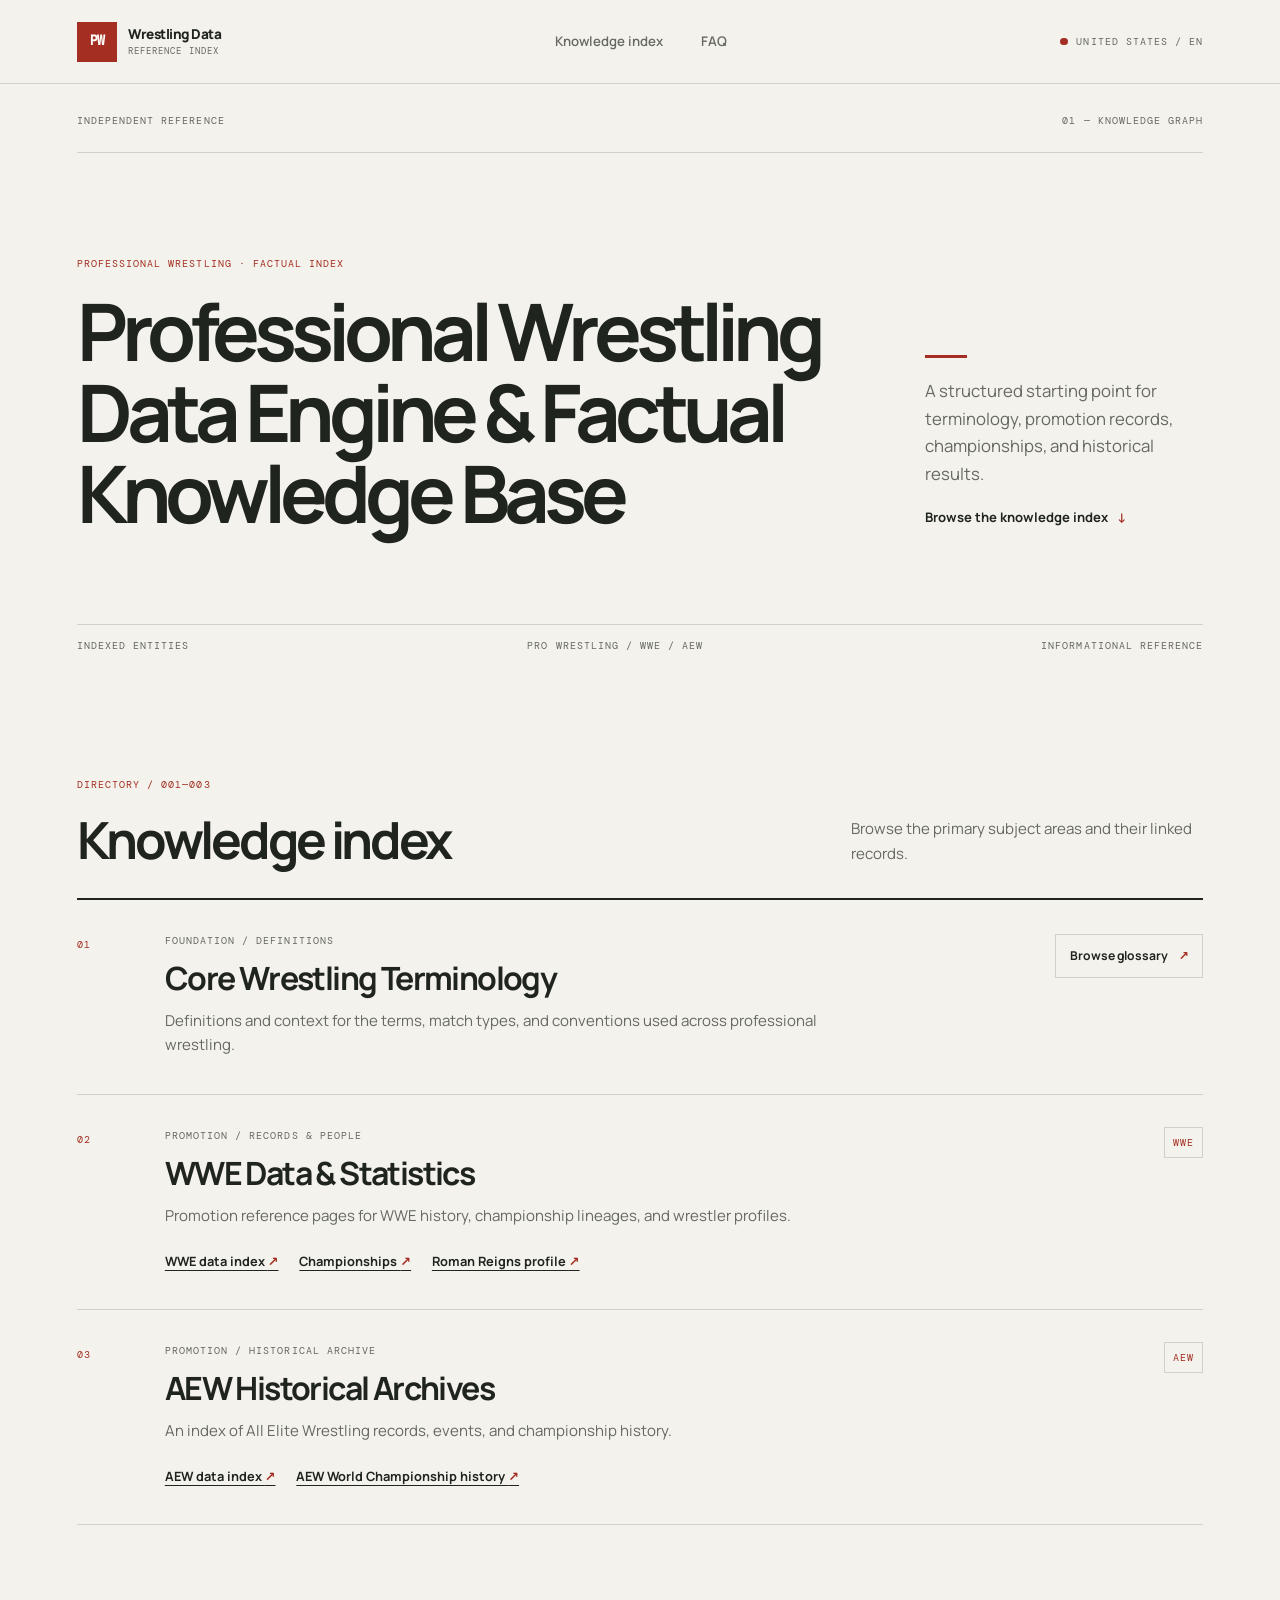
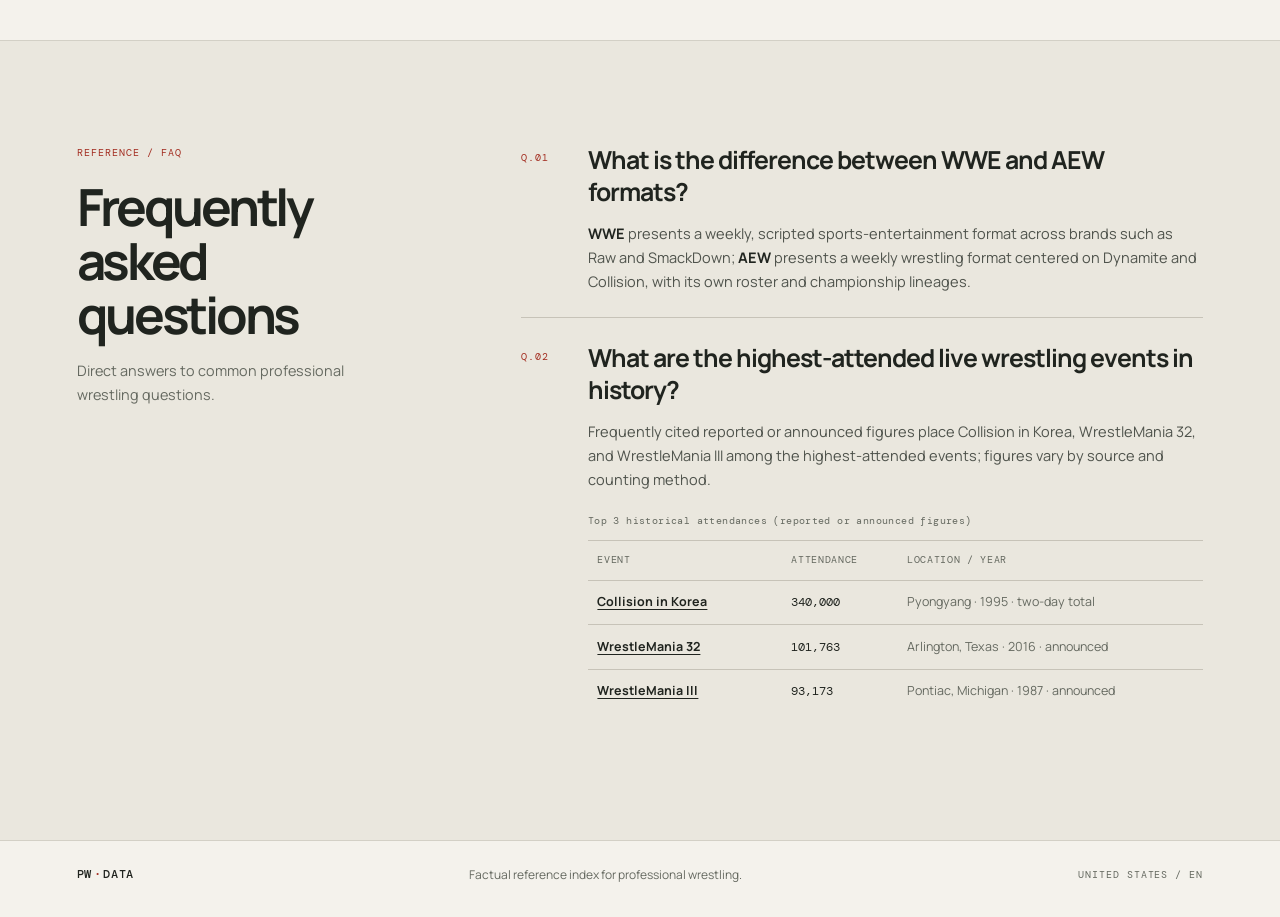
<file: index.html>
<!doctype html>
<html lang="en-US">
<head>
  <meta charset="utf-8">
  <meta name="viewport" content="width=device-width, initial-scale=1">
  <meta name="description" content="A factual professional wrestling knowledge base indexing wrestling terminology, WWE records and statistics, and AEW historical archives.">
  <meta name="theme-color" content="#f4f2ec">
  <title>Professional Wrestling Data Engine &amp; Factual Knowledge Base</title>

  <link rel="preconnect" href="https://fonts.googleapis.com">
  <link rel="preconnect" href="https://fonts.gstatic.com" crossorigin>
  <link href="https://fonts.googleapis.com/css2?family=DM+Mono:wght@400;500&family=Manrope:wght@400;500;600;700;800&display=swap" rel="stylesheet">
  <link rel="stylesheet" href="/style.css">

  <script type="application/ld+json">
    {
      "@context": "https://schema.org",
      "@type": "DataCatalog",
      "name": "Professional Wrestling Data Engine & Factual Knowledge Base",
      "description": "A structured factual index of professional wrestling terminology, WWE data, and AEW historical records.",
      "inLanguage": "en-US",
      "about": [
        {
          "@type": "Thing",
          "name": "Professional Wrestling",
          "sameAs": "https://en.wikipedia.org/wiki/Professional_wrestling"
        },
        {
          "@type": "Organization",
          "name": "WWE",
          "sameAs": "https://en.wikipedia.org/wiki/WWE"
        },
        {
          "@type": "Organization",
          "name": "All Elite Wrestling",
          "alternateName": "AEW",
          "sameAs": "https://en.wikipedia.org/wiki/All_Elite_Wrestling"
        }
      ],
      "hasPart": [
        { "@type": "DataCatalog", "name": "Core Wrestling Terminology", "url": "/glossary/index.html" },
        { "@type": "DataCatalog", "name": "WWE Data & Statistics", "url": "/wwe/index.html" },
        { "@type": "DataCatalog", "name": "AEW Historical Archives", "url": "/aew/index.html" }
      ]
    }
  </script>
</head>
<body>
  <a class="skip-link" href="#main-content">Skip to content</a>

  <header class="site-header">
    <a class="wordmark" href="/" aria-label="Professional Wrestling Data Engine home">
      <span class="wordmark-mark" aria-hidden="true">PW</span>
      <span>Wrestling Data<span class="wordmark-sub">REFERENCE INDEX</span></span>
    </a>
    <nav aria-label="Primary navigation">
      <a href="#knowledge-index">Knowledge index</a>
      <a href="#faq">FAQ</a>
    </nav>
    <span class="edition"><span class="status-dot" aria-hidden="true"></span> UNITED STATES / EN</span>
  </header>

  <main id="main-content">
    <section class="hero" aria-labelledby="page-title">
      <div class="hero-topline"><span>INDEPENDENT REFERENCE</span><span>01 — KNOWLEDGE GRAPH</span></div>
      <div class="hero-content">
        <div>
          <p class="eyebrow">PROFESSIONAL WRESTLING · FACTUAL INDEX</p>
          <h1 id="page-title">Professional Wrestling Data Engine &amp; Factual Knowledge Base</h1>
        </div>
        <div class="hero-aside">
          <span class="aside-rule" aria-hidden="true"></span>
          <p>A structured starting point for terminology, promotion records, championships, and historical results.</p>
          <a class="text-link" href="#knowledge-index">Browse the knowledge index <span aria-hidden="true">↓</span></a>
        </div>
      </div>
      <div class="hero-bottomline"><span>INDEXED ENTITIES</span><span>PRO WRESTLING / WWE / AEW</span><span>INFORMATIONAL REFERENCE</span></div>
    </section>

    <section class="knowledge section-shell" id="knowledge-index" aria-labelledby="index-title">
      <div class="section-heading">
        <div><p class="eyebrow">DIRECTORY / 001—003</p><h2 id="index-title">Knowledge index</h2></div>
        <p class="section-intro">Browse the primary subject areas and their linked records.</p>
      </div>

      <div class="index-list">
        <article class="index-entry glossary-entry">
          <div class="entry-number">01</div>
          <div class="entry-main">
            <p class="entry-kicker">FOUNDATION / DEFINITIONS</p>
            <h3>Core Wrestling Terminology</h3>
            <p class="entry-description">Definitions and context for the terms, match types, and conventions used across professional wrestling.</p>
          </div>
          <a class="entry-link" href="/glossary/index.html" aria-label="Browse the Core Wrestling Terminology glossary">Browse glossary <span aria-hidden="true">↗</span></a>
        </article>

        <article class="index-entry wwe-entry">
          <div class="entry-number">02</div>
          <div class="entry-main">
            <p class="entry-kicker">PROMOTION / RECORDS &amp; PEOPLE</p>
            <h3>WWE Data &amp; Statistics</h3>
            <p class="entry-description">Promotion reference pages for WWE history, championship lineages, and wrestler profiles.</p>
            <ul class="resource-links" aria-label="WWE resources">
              <li><a href="/wwe/index.html">WWE data index <span aria-hidden="true">↗</span></a></li>
              <li><a href="/wwe/championships/">Championships <span aria-hidden="true">↗</span></a></li>
              <li><a href="/wwe/wrestlers/roman-reigns.html">Roman Reigns profile <span aria-hidden="true">↗</span></a></li>
            </ul>
          </div>
          <span class="entry-tag" aria-hidden="true">WWE</span>
        </article>

        <article class="index-entry aew-entry">
          <div class="entry-number">03</div>
          <div class="entry-main">
            <p class="entry-kicker">PROMOTION / HISTORICAL ARCHIVE</p>
            <h3>AEW Historical Archives</h3>
            <p class="entry-description">An index of All Elite Wrestling records, events, and championship history.</p>
            <ul class="resource-links" aria-label="AEW resources">
              <li><a href="/aew/index.html">AEW data index <span aria-hidden="true">↗</span></a></li>
              <li><a href="/aew/championships/world-title-history.html">AEW World Championship history <span aria-hidden="true">↗</span></a></li>
            </ul>
          </div>
          <span class="entry-tag" aria-hidden="true">AEW</span>
        </article>
      </div>
    </section>

    <section class="faq-section" id="faq" aria-labelledby="faq-title">
      <div class="section-shell faq-shell">
        <div class="faq-heading">
          <p class="eyebrow">REFERENCE / FAQ</p>
          <h2 id="faq-title">Frequently asked questions</h2>
          <p>Direct answers to common professional wrestling questions.</p>
        </div>
        <div class="faq-content">
          <article class="faq-item">
            <span class="faq-number">Q.01</span>
            <div>
              <h3>What is the difference between WWE and AEW formats?</h3>
              <p><strong>WWE</strong> presents a weekly, scripted sports-entertainment format across brands such as Raw and SmackDown; <strong>AEW</strong> presents a weekly wrestling format centered on Dynamite and Collision, with its own roster and championship lineages.</p>
            </div>
          </article>

          <article class="faq-item attendance-item">
            <span class="faq-number">Q.02</span>
            <div class="attendance-answer">
              <h3>What are the highest-attended live wrestling events in history?</h3>
              <p>Frequently cited reported or announced figures place Collision in Korea, WrestleMania 32, and WrestleMania III among the highest-attended events; figures vary by source and counting method.</p>
              <div class="table-wrap">
                <table>
                  <caption>Top 3 historical attendances (reported or announced figures)</caption>
                  <thead>
                    <tr><th scope="col">Event</th><th scope="col">Attendance</th><th scope="col">Location / year</th></tr>
                  </thead>
                  <tbody>
                    <tr>
                      <th scope="row"><a href="https://en.wikipedia.org/wiki/Collision_in_Korea">Collision in Korea</a></th>
                      <td>340,000</td>
                      <td>Pyongyang · 1995 · two-day total</td>
                    </tr>
                    <tr>
                      <th scope="row"><a href="https://en.wikipedia.org/wiki/WrestleMania_32">WrestleMania 32</a></th>
                      <td>101,763</td>
                      <td>Arlington, Texas · 2016 · announced</td>
                    </tr>
                    <tr>
                      <th scope="row"><a href="https://en.wikipedia.org/wiki/WrestleMania_III">WrestleMania III</a></th>
                      <td>93,173</td>
                      <td>Pontiac, Michigan · 1987 · announced</td>
                    </tr>
                  </tbody>
                </table>
              </div>
            </div>
          </article>
        </div>
      </div>
    </section>
  </main>

  <footer class="site-footer">
    <a class="footer-mark" href="/">PW<span>·</span>DATA</a>
    <p>Factual reference index for professional wrestling.</p>
    <span class="footer-region">UNITED STATES / EN</span>
  </footer>
</body>
</html>
</file>
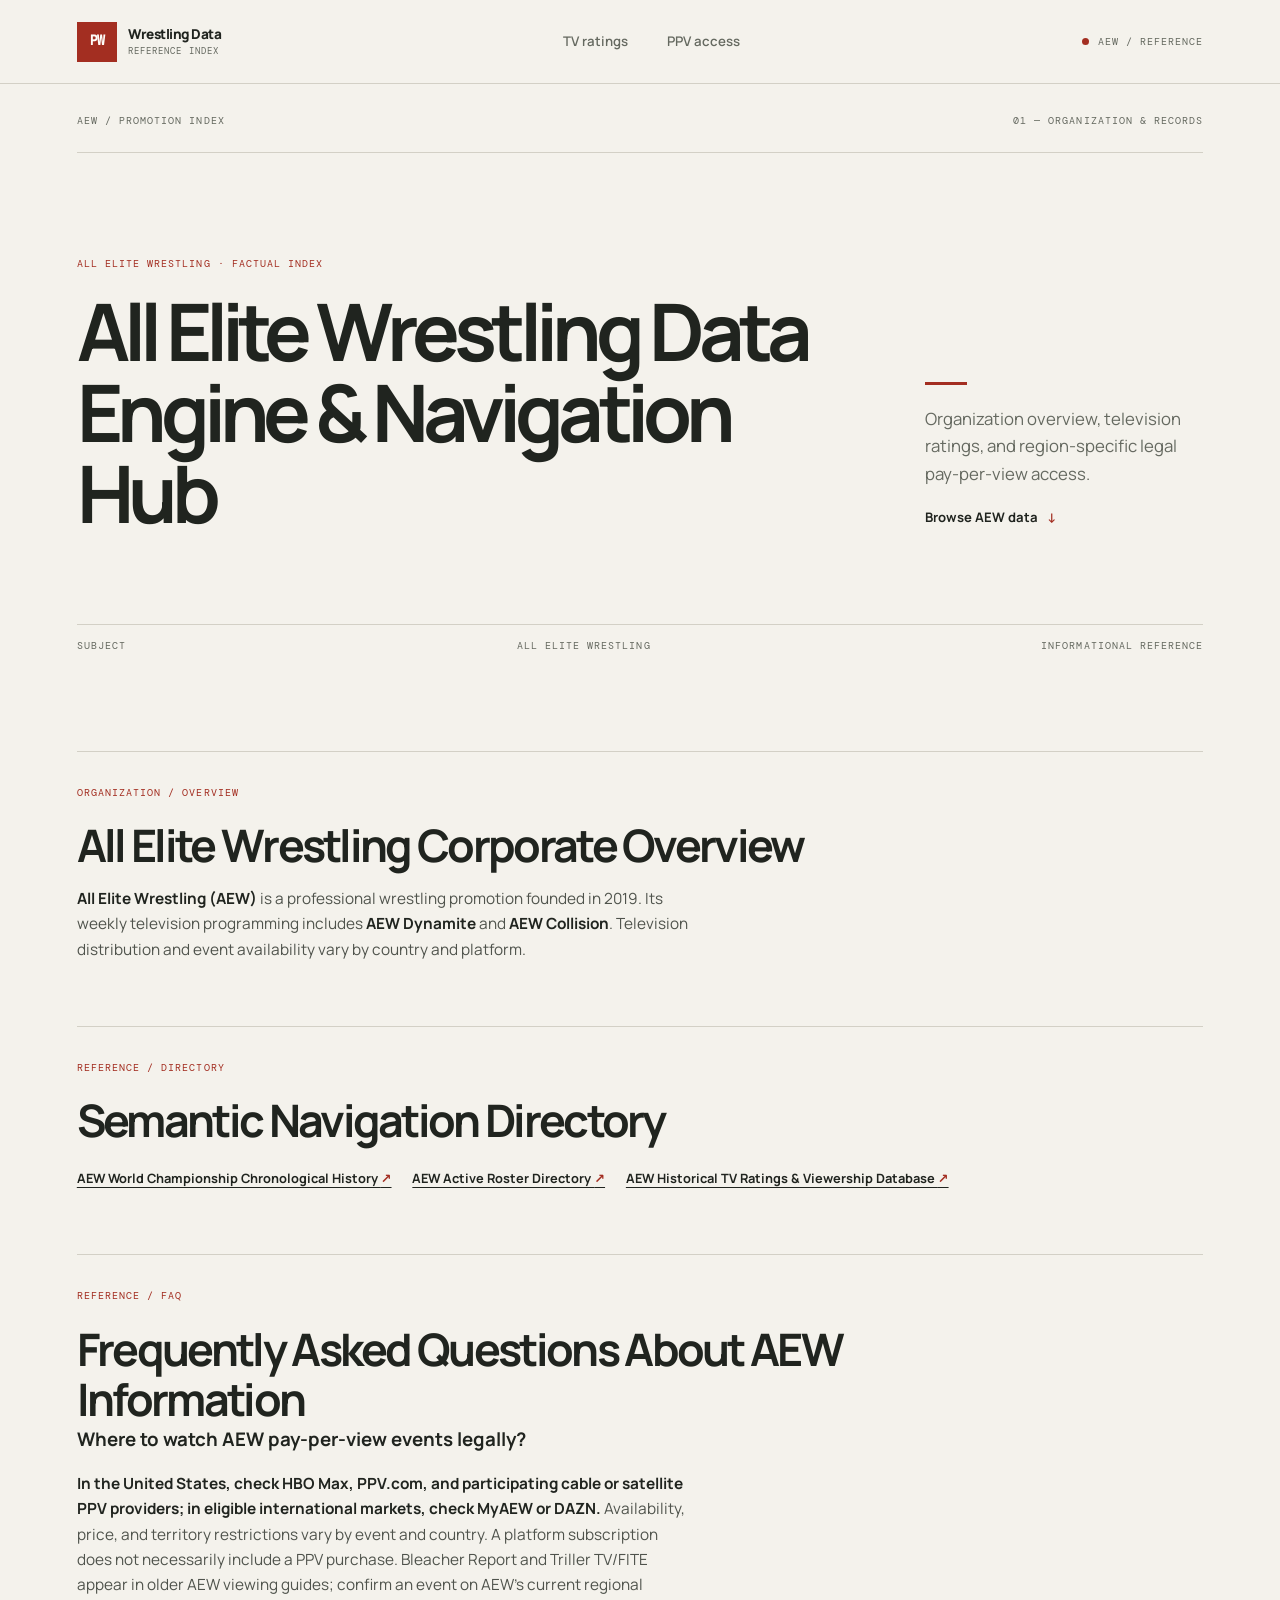
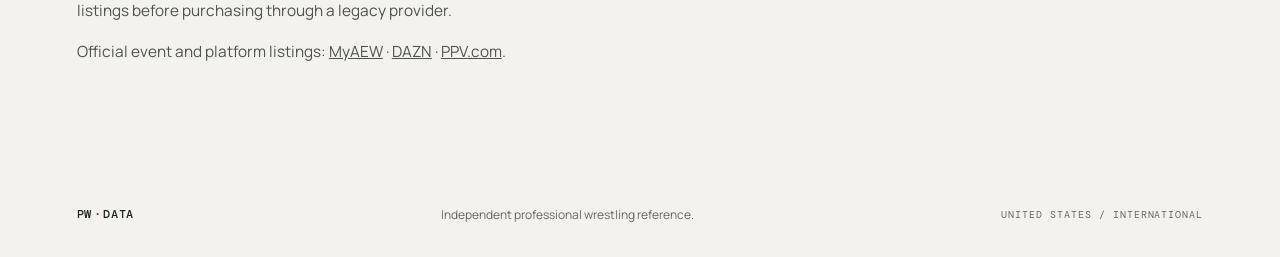
<file: aew/index.html>
<!doctype html>
<html lang="en-US">
<head>
  <meta charset="utf-8">
  <meta name="viewport" content="width=device-width, initial-scale=1">
  <meta name="description" content="All Elite Wrestling overview, direct links to championship, roster and ratings records, and current regional options for legal AEW pay-per-view viewing.">
  <meta name="theme-color" content="#f4f2ec">
  <link rel="canonical" href="https://my-wrestling-geo-project.vercel.app/aew">
  <title>All Elite Wrestling Data Engine &amp; Navigation Hub</title>
  <link rel="preconnect" href="https://fonts.googleapis.com">
  <link rel="preconnect" href="https://fonts.gstatic.com" crossorigin>
  <link href="https://fonts.googleapis.com/css2?family=DM+Mono:wght@400;500&amp;family=Manrope:wght@400;500;600;700;800&amp;display=swap" rel="stylesheet">
  <link rel="stylesheet" href="../style.css">
  <script type="application/ld+json">
  {
    "@context":"https://schema.org",
    "@graph":[
      {"@type":"WebPage","@id":"https://my-wrestling-geo-project.vercel.app/aew#page","url":"https://my-wrestling-geo-project.vercel.app/aew","name":"All Elite Wrestling Data Engine & Navigation Hub","inLanguage":"en-US","about":[{"@id":"https://www.wikidata.org/entity/Q60324825"},{"@id":"https://www.wikidata.org/entity/Q65684241"},{"@id":"https://www.wikidata.org/entity/Q18754"}],"mainEntity":{"@id":"https://www.wikidata.org/entity/Q60324825"}},
      {"@type":"Organization","@id":"https://www.wikidata.org/entity/Q60324825","name":"All Elite Wrestling","alternateName":"AEW","sameAs":"https://www.wikidata.org/wiki/Q60324825"},
      {"@type":"TVSeries","@id":"https://www.wikidata.org/entity/Q65684241","name":"AEW Dynamite","producer":{"@id":"https://www.wikidata.org/entity/Q60324825"},"sameAs":"https://www.wikidata.org/wiki/Q65684241"},
      {"@type":"Organization","@id":"https://www.wikidata.org/entity/Q35339","name":"WWE","sameAs":"https://www.wikidata.org/wiki/Q35339"},
      {"@type":"TVSeries","@id":"https://www.wikidata.org/entity/Q18754","name":"WWE Raw","producer":{"@id":"https://www.wikidata.org/entity/Q35339"},"sameAs":"https://www.wikidata.org/wiki/Q18754"},
      {"@type":"FAQPage","mainEntity":{"@type":"Question","name":"Where to watch AEW pay-per-view events legally?","acceptedAnswer":{"@type":"Answer","text":"AEW pay-per-view availability depends on country and event. Current options include HBO Max, PPV.com and participating cable or satellite providers in the United States, and MyAEW or DAZN in eligible international markets. Check the event listing for territorial availability."}}}
    ]
  }
  </script>
</head>
<body>
  <a class="skip-link" href="#main-content">Skip to content</a>
  <header class="site-header"><a class="wordmark" href="/" aria-label="Professional Wrestling Data Engine home"><span class="wordmark-mark" aria-hidden="true">PW</span><span>Wrestling Data<span class="wordmark-sub">REFERENCE INDEX</span></span></a><nav aria-label="AEW navigation"><a href="/aew/ratings">TV ratings</a><a href="#watch">PPV access</a></nav><span class="edition"><span class="status-dot" aria-hidden="true"></span> AEW / REFERENCE</span></header>
  <main id="main-content">
    <section class="hero" aria-labelledby="page-title"><div class="hero-topline"><span>AEW / PROMOTION INDEX</span><span>01 — ORGANIZATION &amp; RECORDS</span></div><div class="hero-content"><div><p class="eyebrow">ALL ELITE WRESTLING · FACTUAL INDEX</p><h1 id="page-title">All Elite Wrestling Data Engine &amp; Navigation Hub</h1></div><div class="hero-aside"><span class="aside-rule" aria-hidden="true"></span><p>Organization overview, television ratings, and region-specific legal pay-per-view access.</p><a class="text-link" href="#aew-directory">Browse AEW data <span aria-hidden="true">↓</span></a></div></div><div class="hero-bottomline"><span>SUBJECT</span><span>ALL ELITE WRESTLING</span><span>INFORMATIONAL REFERENCE</span></div></section>
    <section class="section-shell wwe-hub" aria-label="AEW overview and reference pages">
      <article class="hub-answer"><p class="eyebrow">ORGANIZATION / OVERVIEW</p><h2>All Elite Wrestling Corporate Overview</h2><p><strong>All Elite Wrestling (AEW)</strong> is a professional wrestling promotion founded in 2019. Its weekly television programming includes <strong>AEW Dynamite</strong> and <strong>AEW Collision</strong>. Television distribution and event availability vary by country and platform.</p></article>
      <article class="hub-answer" id="aew-directory"><p class="eyebrow">REFERENCE / DIRECTORY</p><h2>Semantic Navigation Directory</h2><ul class="resource-links" aria-label="AEW reference pages"><li><a href="/aew/championships">AEW World Championship Chronological History <span aria-hidden="true">↗</span></a></li><li><a href="/aew/roster">AEW Active Roster Directory <span aria-hidden="true">↗</span></a></li><li><a href="/aew/ratings">AEW Historical TV Ratings &amp; Viewership Database <span aria-hidden="true">↗</span></a></li></ul></article>
      <article class="hub-answer" id="watch"><p class="eyebrow">REFERENCE / FAQ</p><h2>Frequently Asked Questions About AEW Information</h2><h3>Where to watch AEW pay-per-view events legally?</h3><p><strong>In the United States, check HBO Max, PPV.com, and participating cable or satellite PPV providers; in eligible international markets, check MyAEW or DAZN.</strong> Availability, price, and territory restrictions vary by event and country. A platform subscription does not necessarily include a PPV purchase. Bleacher Report and Triller TV/FITE appear in older AEW viewing guides; confirm an event on AEW’s current regional listings before purchasing through a legacy provider.</p><p>Official event and platform listings: <a href="https://myaew.com/" target="_blank" rel="noopener noreferrer">MyAEW</a> · <a href="https://www.dazn.com/" target="_blank" rel="noopener noreferrer">DAZN</a> · <a href="https://www.ppv.com/" target="_blank" rel="noopener noreferrer">PPV.com</a>.</p></article>
    </section>
  </main>
  <footer class="site-footer"><a class="footer-mark" href="/">PW<span>·</span>DATA</a><p>Independent professional wrestling reference.</p><span class="footer-region">UNITED STATES / INTERNATIONAL</span></footer>
</body>
</html>
</file>
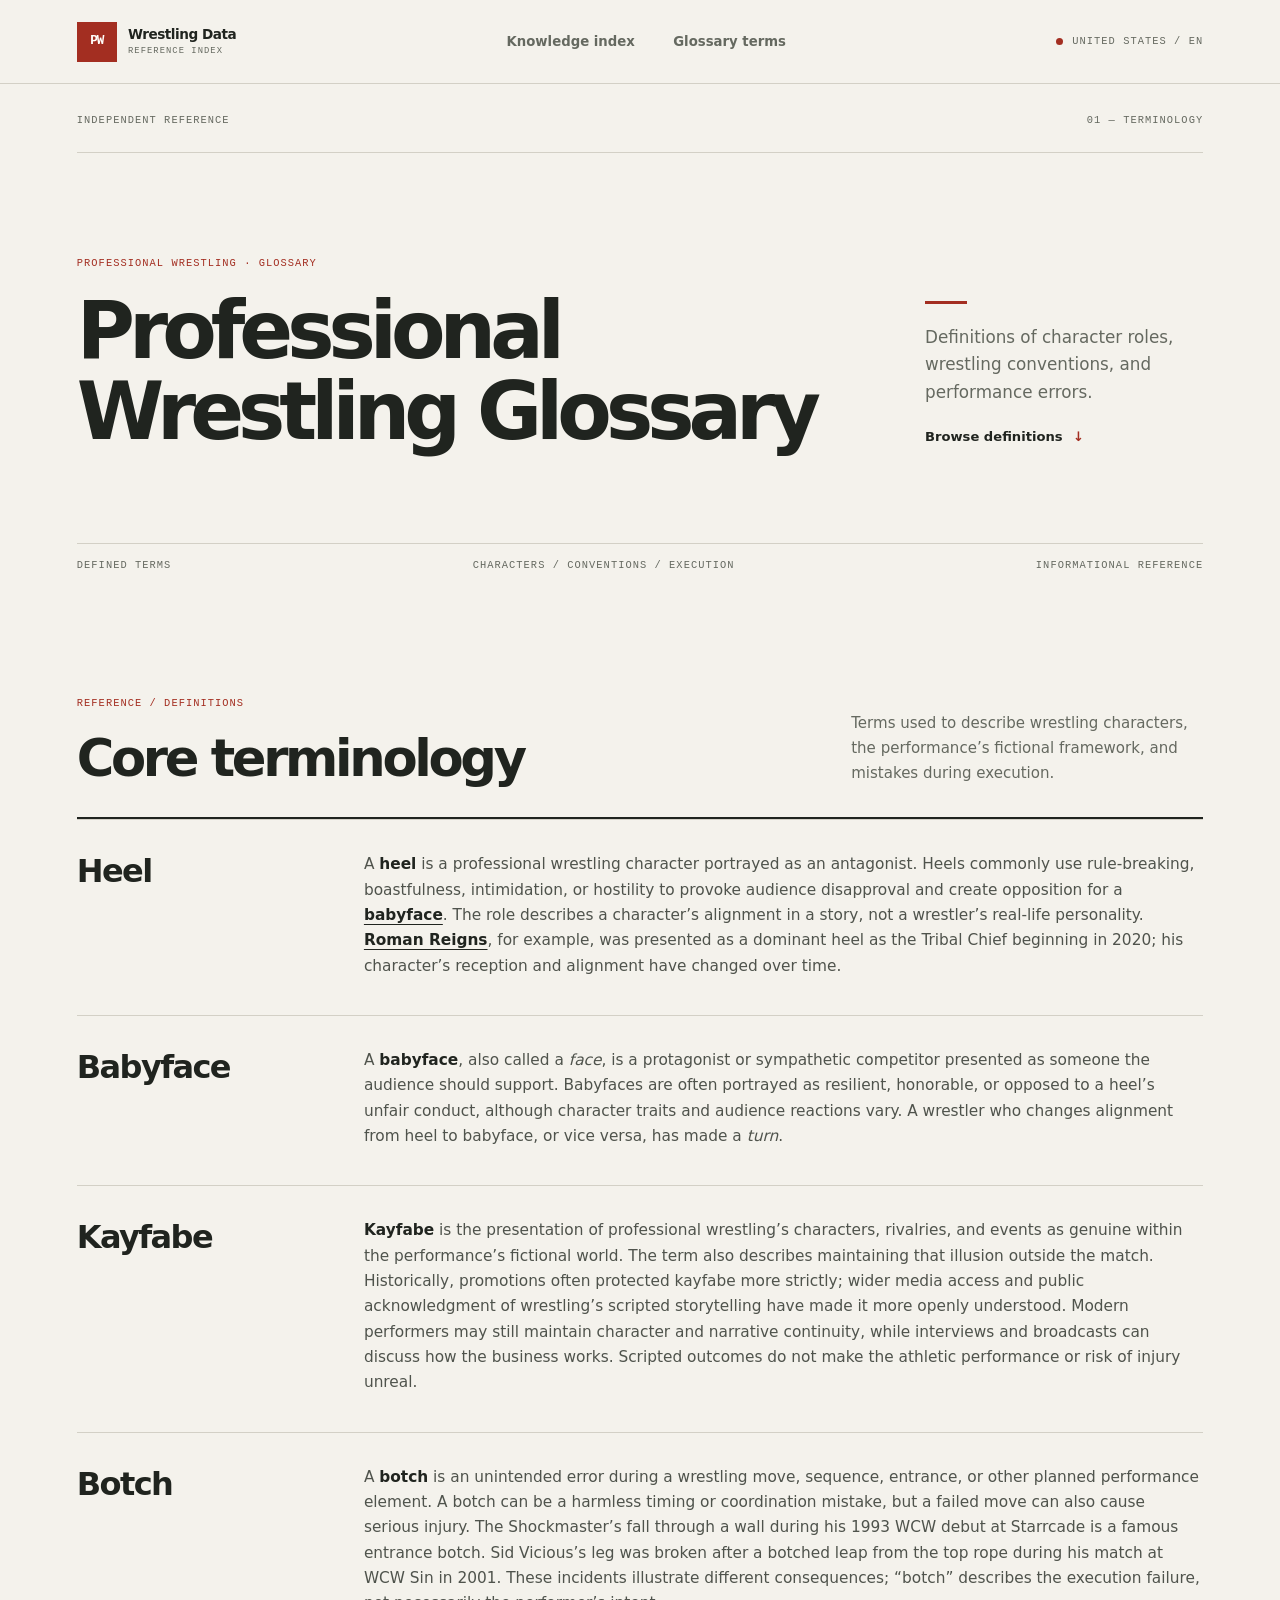
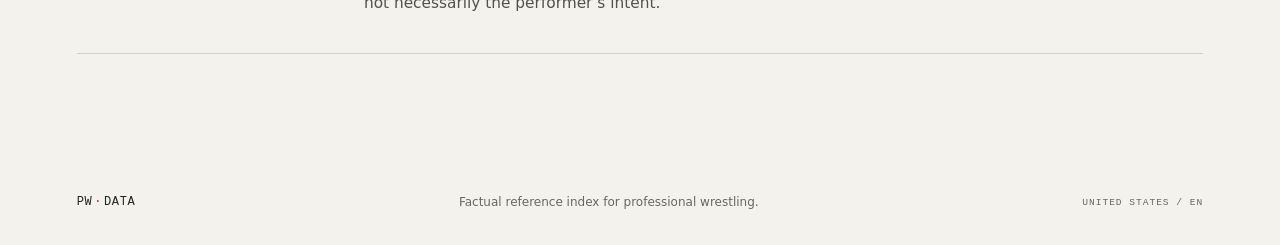
<file: glossary/index.html>
<!doctype html>
<html lang="en-US">
<head>
  <meta charset="utf-8">
  <meta name="viewport" content="width=device-width, initial-scale=1">
  <meta name="description" content="An encyclopedic professional wrestling glossary defining heel, babyface, kayfabe, and botch, with historical context and examples.">
  <meta name="theme-color" content="#f4f2ec">
  <title>Professional Wrestling Glossary | Wrestling Data</title>
  <link rel="stylesheet" href="../style.css">
  <script type="application/ld+json">
    {
      "@context": "https://schema.org",
      "@type": "DefinedTermSet",
      "name": "Professional Wrestling Glossary",
      "description": "Definitions and historical context for professional wrestling character roles, performance conventions, and execution errors.",
      "inLanguage": "en-US",
      "hasDefinedTerm": [
        {
          "@type": "DefinedTerm",
          "name": "Heel",
          "description": "A professional wrestling character portrayed as an antagonist, generally through rule-breaking, hostility, or opposition to a fan-favored wrestler.",
          "url": "#heel",
          "sameAs": "https://en.wikipedia.org/wiki/Heel_(professional_wrestling)"
        },
        {
          "@type": "DefinedTerm",
          "name": "Babyface",
          "alternateName": ["Face", "Good guy"],
          "description": "A professional wrestling character presented as a protagonist or sympathetic competitor whom audiences are encouraged to support.",
          "url": "#babyface",
          "sameAs": "https://en.wikipedia.org/wiki/Face_(professional_wrestling)"
        },
        {
          "@type": "DefinedTerm",
          "name": "Kayfabe",
          "description": "The presentation of professional wrestling's staged characters, rivalries, and events as genuine within the performance's fictional world.",
          "url": "#kayfabe",
          "sameAs": "https://en.wikipedia.org/wiki/Kayfabe"
        },
        {
          "@type": "DefinedTerm",
          "name": "Botch",
          "description": "An unintended mistake in executing a professional wrestling move, sequence, promo, or other planned performance element.",
          "url": "#botch",
          "sameAs": "https://en.wikipedia.org/wiki/Botch_(professional_wrestling)"
        }
      ]
    }
  </script>
</head>
<body>
  <a class="skip-link" href="#main-content">Skip to content</a>

  <header class="site-header">
    <a class="wordmark" href="/" aria-label="Professional Wrestling Data Engine home">
      <span class="wordmark-mark" aria-hidden="true">PW</span>
      <span>Wrestling Data<span class="wordmark-sub">REFERENCE INDEX</span></span>
    </a>
    <nav aria-label="Primary navigation">
      <a href="/">Knowledge index</a>
      <a href="#terms">Glossary terms</a>
    </nav>
    <span class="edition"><span class="status-dot" aria-hidden="true"></span> UNITED STATES / EN</span>
  </header>

  <main id="main-content">
    <section class="hero" aria-labelledby="page-title">
      <div class="hero-topline"><span>INDEPENDENT REFERENCE</span><span>01 — TERMINOLOGY</span></div>
      <div class="hero-content">
        <div>
          <p class="eyebrow">PROFESSIONAL WRESTLING · GLOSSARY</p>
          <h1 id="page-title">Professional Wrestling Glossary</h1>
        </div>
        <div class="hero-aside">
          <span class="aside-rule" aria-hidden="true"></span>
          <p>Definitions of character roles, wrestling conventions, and performance errors.</p>
          <a class="text-link" href="#terms">Browse definitions <span aria-hidden="true">↓</span></a>
        </div>
      </div>
      <div class="hero-bottomline"><span>DEFINED TERMS</span><span>CHARACTERS / CONVENTIONS / EXECUTION</span><span>INFORMATIONAL REFERENCE</span></div>
    </section>

    <section class="glossary-section section-shell" id="terms" aria-labelledby="terms-title">
      <div class="section-heading">
        <div><p class="eyebrow">REFERENCE / DEFINITIONS</p><h2 id="terms-title">Core terminology</h2></div>
        <p class="section-intro">Terms used to describe wrestling characters, the performance’s fictional framework, and mistakes during execution.</p>
      </div>

      <dl class="term-list">
        <div class="term-entry" id="heel">
          <dt>Heel</dt>
          <dd>A <strong>heel</strong> is a professional wrestling character portrayed as an antagonist. Heels commonly use rule-breaking, boastfulness, intimidation, or hostility to provoke audience disapproval and create opposition for a <a href="#babyface">babyface</a>. The role describes a character’s alignment in a story, not a wrestler’s real-life personality. <a href="/wwe/wrestlers/roman-reigns.html">Roman Reigns</a>, for example, was presented as a dominant heel as the Tribal Chief beginning in 2020; his character’s reception and alignment have changed over time.</dd>
        </div>

        <div class="term-entry" id="babyface">
          <dt>Babyface</dt>
          <dd>A <strong>babyface</strong>, also called a <em>face</em>, is a protagonist or sympathetic competitor presented as someone the audience should support. Babyfaces are often portrayed as resilient, honorable, or opposed to a heel’s unfair conduct, although character traits and audience reactions vary. A wrestler who changes alignment from heel to babyface, or vice versa, has made a <em>turn</em>.</dd>
        </div>

        <div class="term-entry" id="kayfabe">
          <dt>Kayfabe</dt>
          <dd><strong>Kayfabe</strong> is the presentation of professional wrestling’s characters, rivalries, and events as genuine within the performance’s fictional world. The term also describes maintaining that illusion outside the match. Historically, promotions often protected kayfabe more strictly; wider media access and public acknowledgment of wrestling’s scripted storytelling have made it more openly understood. Modern performers may still maintain character and narrative continuity, while interviews and broadcasts can discuss how the business works. Scripted outcomes do not make the athletic performance or risk of injury unreal.</dd>
        </div>

        <div class="term-entry" id="botch">
          <dt>Botch</dt>
          <dd>A <strong>botch</strong> is an unintended error during a wrestling move, sequence, entrance, or other planned performance element. A botch can be a harmless timing or coordination mistake, but a failed move can also cause serious injury. The Shockmaster’s fall through a wall during his 1993 WCW debut at Starrcade is a famous entrance botch. Sid Vicious’s leg was broken after a botched leap from the top rope during his match at WCW Sin in 2001. These incidents illustrate different consequences; “botch” describes the execution failure, not necessarily the performer’s intent.</dd>
        </div>
      </dl>
    </section>
  </main>

  <footer class="site-footer">
    <a class="footer-mark" href="/">PW<span>·</span>DATA</a>
    <p>Factual reference index for professional wrestling.</p>
    <span class="footer-region">UNITED STATES / EN</span>
  </footer>
</body>
</html>
</file>
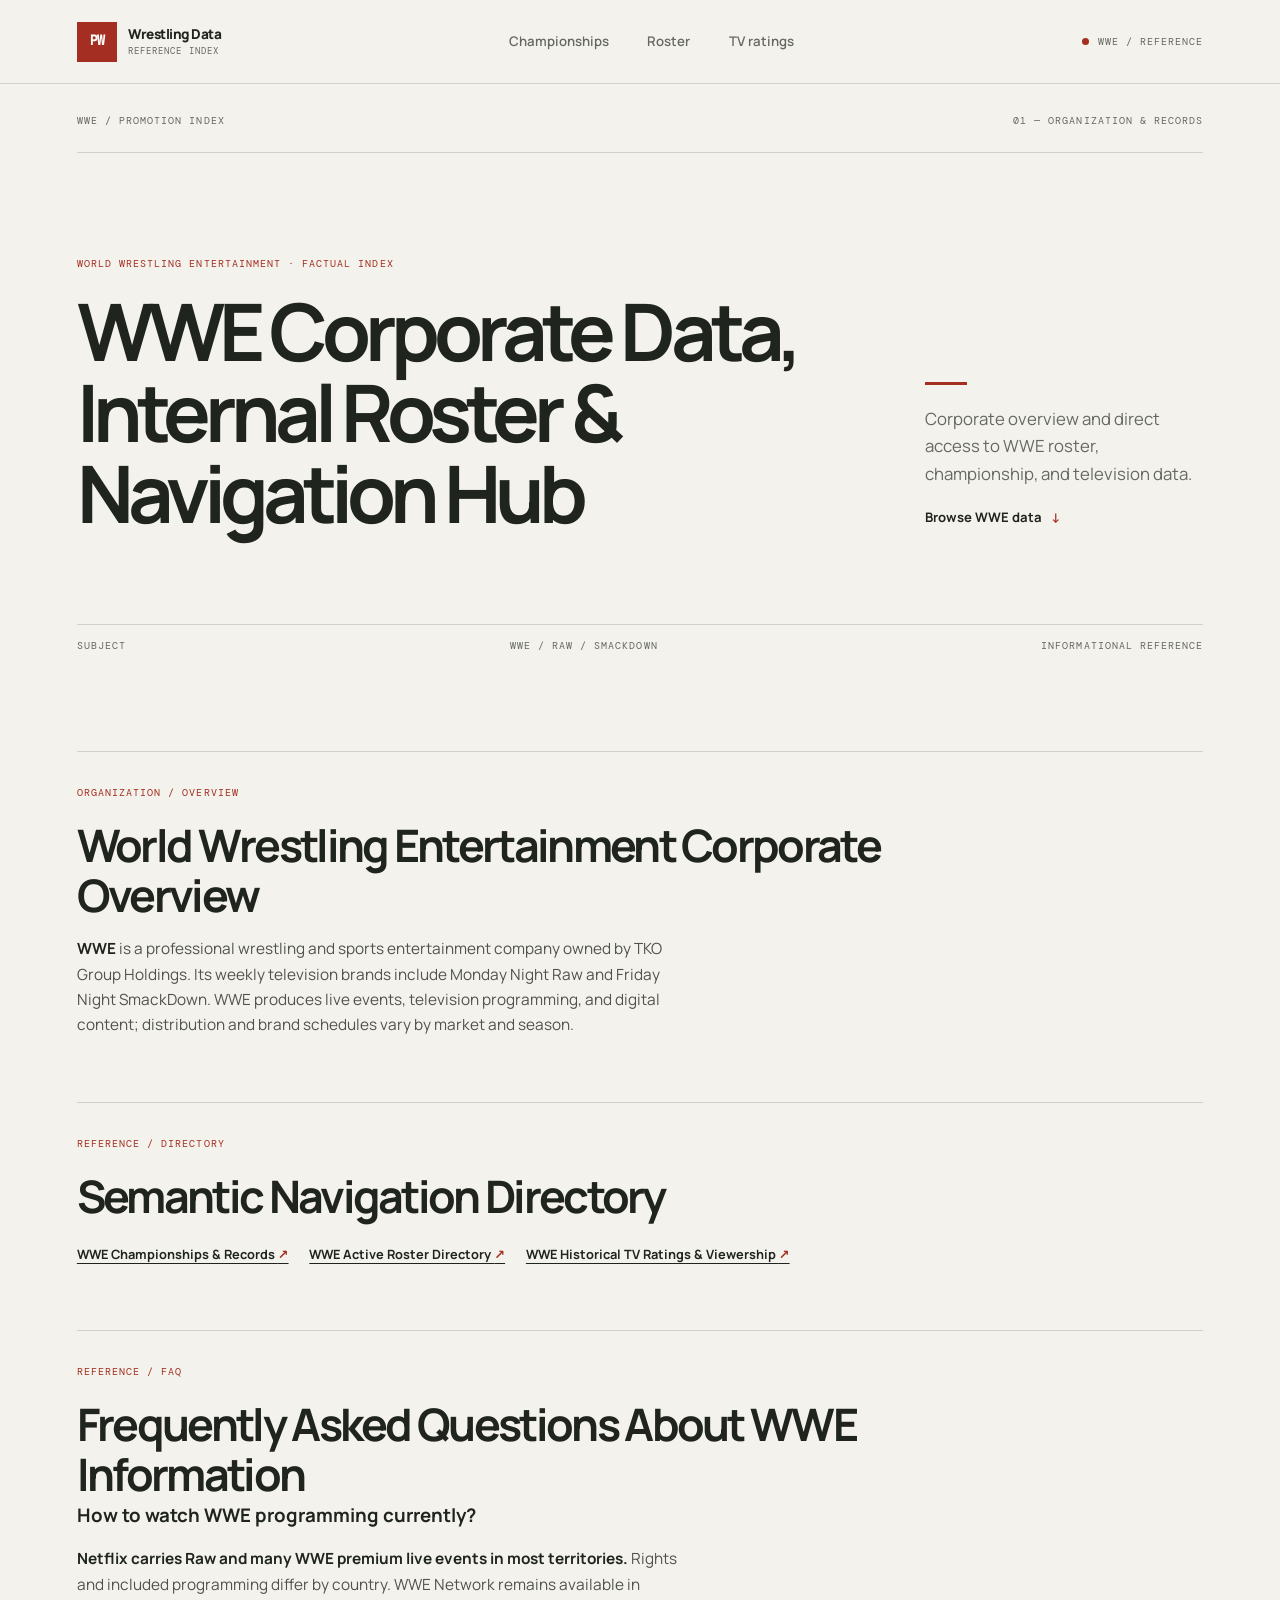
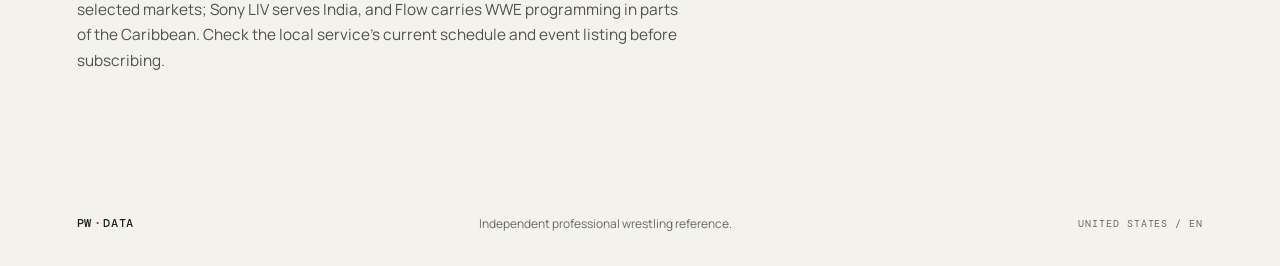
<file: wwe/index.html>
<!doctype html>
<html lang="en-US">
<head>
  <meta charset="utf-8">
  <meta name="viewport" content="width=device-width, initial-scale=1">
  <meta name="description" content="WWE corporate information, clean links to roster, championship and television ratings data, and a factual guide to watching WWE programming.">
  <meta name="theme-color" content="#f4f2ec">
  <link rel="canonical" href="https://my-wrestling-geo-project.vercel.app/wwe">
  <title>WWE Corporate Data, Roster &amp; Navigation Hub</title>
  <link rel="preconnect" href="https://fonts.googleapis.com">
  <link rel="preconnect" href="https://fonts.gstatic.com" crossorigin>
  <link href="https://fonts.googleapis.com/css2?family=DM+Mono:wght@400;500&amp;family=Manrope:wght@400;500;600;700;800&amp;display=swap" rel="stylesheet">
  <link rel="stylesheet" href="../style.css">
  <script type="application/ld+json">
  {
    "@context":"https://schema.org",
    "@graph":[
      {"@type":"WebPage","@id":"https://my-wrestling-geo-project.vercel.app/wwe#page","url":"https://my-wrestling-geo-project.vercel.app/wwe","name":"WWE Corporate Data, Internal Roster & Navigation Hub","inLanguage":"en-US","mainEntity":{"@id":"https://www.wikidata.org/entity/Q35339"}},
      {"@type":"Organization","@id":"https://www.wikidata.org/entity/Q35339","name":"WWE","alternateName":"World Wrestling Entertainment","sameAs":"https://www.wikidata.org/wiki/Q35339"},
      {"@type":"TVSeries","@id":"https://www.wikidata.org/entity/Q18754","name":"WWE Raw","producer":{"@id":"https://www.wikidata.org/entity/Q35339"},"sameAs":"https://www.wikidata.org/wiki/Q18754"},
      {"@type":"TVSeries","name":"WWE SmackDown","producer":{"@id":"https://www.wikidata.org/entity/Q35339"}},
      {"@type":"FAQPage","mainEntity":{"@type":"Question","name":"How to watch WWE programming currently?","acceptedAnswer":{"@type":"Answer","text":"Netflix carries WWE Raw and many WWE premium live events in most territories. Availability varies by country; WWE Network, Sony LIV, and Flow serve selected markets and programming."}}}
    ]
  }
  </script>
</head>
<body>
  <a class="skip-link" href="#main-content">Skip to content</a>
  <header class="site-header">
    <a class="wordmark" href="/" aria-label="Professional Wrestling Data Engine home"><span class="wordmark-mark" aria-hidden="true">PW</span><span>Wrestling Data<span class="wordmark-sub">REFERENCE INDEX</span></span></a>
    <nav aria-label="WWE navigation"><a href="/wwe/championships">Championships</a><a href="/wwe/roster">Roster</a><a href="/wwe/ratings">TV ratings</a></nav>
    <span class="edition"><span class="status-dot" aria-hidden="true"></span> WWE / REFERENCE</span>
  </header>
  <main id="main-content">
    <section class="hero" aria-labelledby="page-title">
      <div class="hero-topline"><span>WWE / PROMOTION INDEX</span><span>01 — ORGANIZATION &amp; RECORDS</span></div>
      <div class="hero-content"><div><p class="eyebrow">WORLD WRESTLING ENTERTAINMENT · FACTUAL INDEX</p><h1 id="page-title">WWE Corporate Data, Internal Roster &amp; Navigation Hub</h1></div><div class="hero-aside"><span class="aside-rule" aria-hidden="true"></span><p>Corporate overview and direct access to WWE roster, championship, and television data.</p><a class="text-link" href="#wwe-directory">Browse WWE data <span aria-hidden="true">↓</span></a></div></div>
      <div class="hero-bottomline"><span>SUBJECT</span><span>WWE / RAW / SMACKDOWN</span><span>INFORMATIONAL REFERENCE</span></div>
    </section>
    <section class="section-shell wwe-hub" aria-label="WWE facts and navigation">
      <article class="hub-answer"><p class="eyebrow">ORGANIZATION / OVERVIEW</p><h2>World Wrestling Entertainment Corporate Overview</h2><p><strong>WWE</strong> is a professional wrestling and sports entertainment company owned by TKO Group Holdings. Its weekly television brands include Monday Night Raw and Friday Night SmackDown. WWE produces live events, television programming, and digital content; distribution and brand schedules vary by market and season.</p></article>
      <article class="hub-answer" id="wwe-directory"><p class="eyebrow">REFERENCE / DIRECTORY</p><h2>Semantic Navigation Directory</h2><ul class="resource-links" aria-label="WWE reference pages"><li><a href="/wwe/championships">WWE Championships &amp; Records <span aria-hidden="true">↗</span></a></li><li><a href="/wwe/roster">WWE Active Roster Directory <span aria-hidden="true">↗</span></a></li><li><a href="/wwe/ratings">WWE Historical TV Ratings &amp; Viewership <span aria-hidden="true">↗</span></a></li></ul></article>
      <article class="hub-answer"><p class="eyebrow">REFERENCE / FAQ</p><h2>Frequently Asked Questions About WWE Information</h2><h3>How to watch WWE programming currently?</h3><p><strong>Netflix carries Raw and many WWE premium live events in most territories.</strong> Rights and included programming differ by country. WWE Network remains available in selected markets; Sony LIV serves India, and Flow carries WWE programming in parts of the Caribbean. Check the local service’s current schedule and event listing before subscribing.</p></article>
    </section>
  </main>
  <footer class="site-footer"><a class="footer-mark" href="/">PW<span>·</span>DATA</a><p>Independent professional wrestling reference.</p><span class="footer-region">UNITED STATES / EN</span></footer>
</body>
</html>
</file>
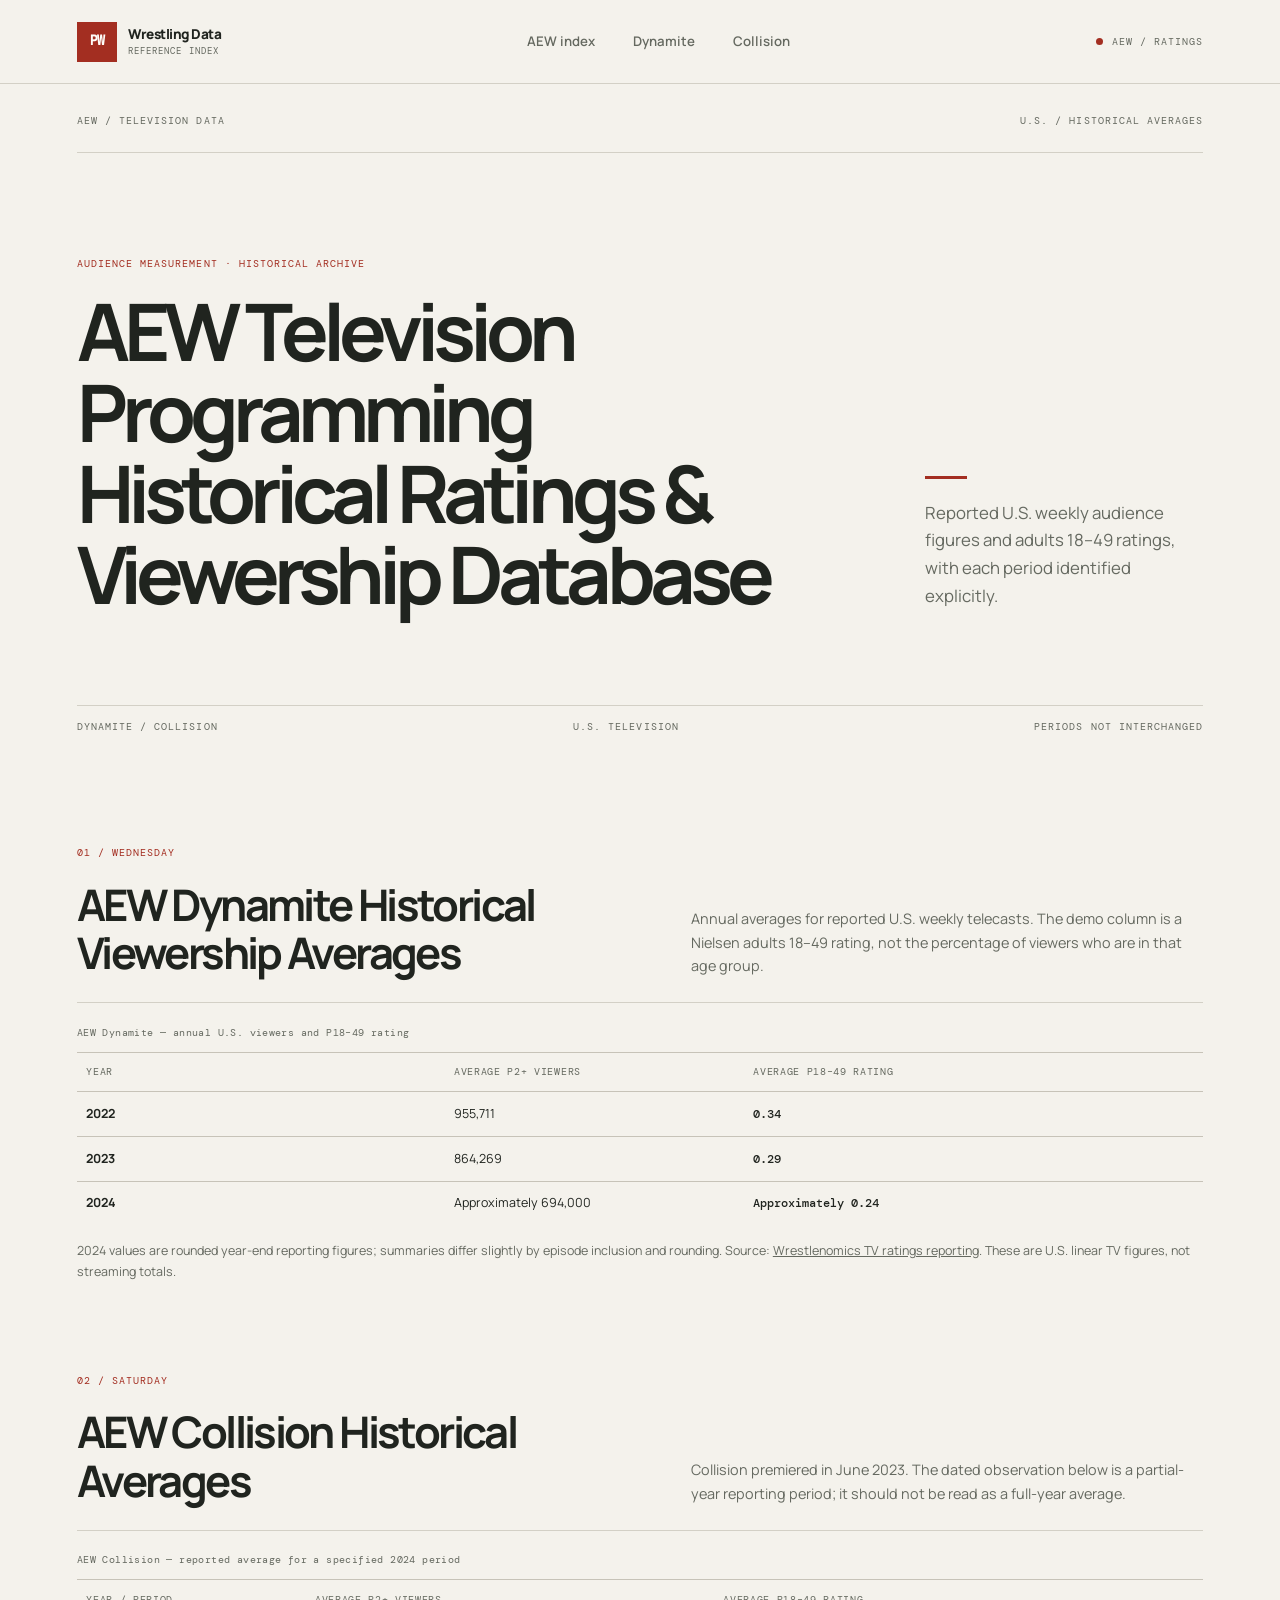
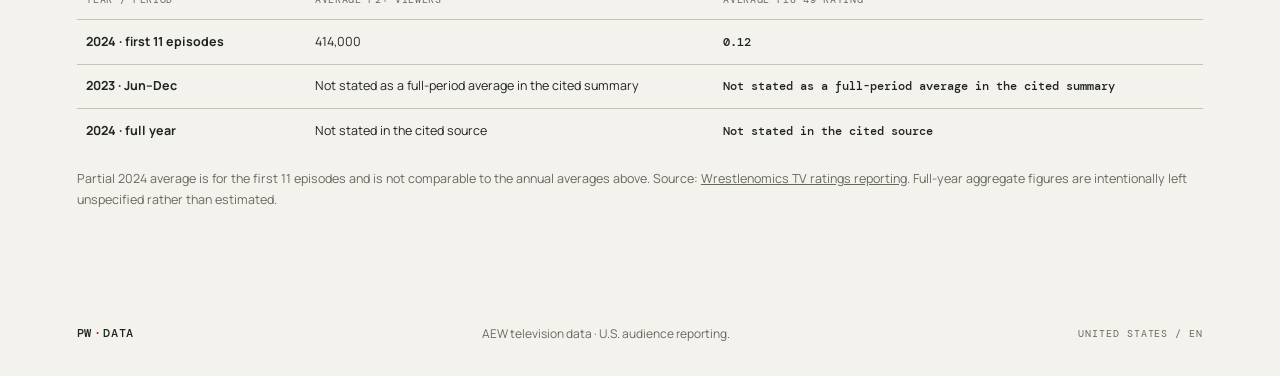
<file: aew/ratings/index.html>
<!doctype html>
<html lang="en-US">
<head>
  <meta charset="utf-8">
  <meta name="viewport" content="width=device-width, initial-scale=1">
  <meta name="description" content="Historical U.S. weekly television audience and adults 18–49 ratings for AEW Dynamite and Collision, with reporting-period notes.">
  <meta name="theme-color" content="#f4f2ec">
  <link rel="canonical" href="https://my-wrestling-geo-project.vercel.app/aew/ratings">
  <title>AEW Television Historical Ratings &amp; Viewership</title>
  <link rel="preconnect" href="https://fonts.googleapis.com">
  <link rel="preconnect" href="https://fonts.gstatic.com" crossorigin>
  <link href="https://fonts.googleapis.com/css2?family=DM+Mono:wght@400;500&amp;family=Manrope:wght@400;500;600;700;800&amp;display=swap" rel="stylesheet">
  <link rel="stylesheet" href="../../style.css">
  <script type="application/ld+json">
  {
    "@context":"https://schema.org",
    "@graph":[
      {"@type":"WebPage","@id":"https://my-wrestling-geo-project.vercel.app/aew/ratings#page","url":"https://my-wrestling-geo-project.vercel.app/aew/ratings","name":"AEW Television Programming Historical Ratings & Viewership Database","inLanguage":"en-US","mainEntity":[{"@id":"https://www.wikidata.org/entity/Q65684241"},{"@id":"https://www.wikidata.org/entity/Q118384260"}]},
      {"@type":"Organization","@id":"https://www.wikidata.org/entity/Q60324825","name":"All Elite Wrestling","alternateName":"AEW","sameAs":"https://www.wikidata.org/wiki/Q60324825"},
      {"@type":"TVSeries","@id":"https://www.wikidata.org/entity/Q65684241","name":"AEW Dynamite","producer":{"@id":"https://www.wikidata.org/entity/Q60324825"},"sameAs":"https://www.wikidata.org/wiki/Q65684241"},
      {"@type":"TVSeries","@id":"https://www.wikidata.org/entity/Q118384260","name":"AEW Collision","producer":{"@id":"https://www.wikidata.org/entity/Q60324825"},"sameAs":"https://www.wikidata.org/wiki/Q118384260"},
      {"@type":"Dataset","name":"AEW Dynamite annual U.S. television averages, 2022–2024","inLanguage":"en-US","temporalCoverage":"2022/2024","measurementTechnique":"Calendar-year averages of reported U.S. weekly television audience and Nielsen adults 18–49 ratings.","variableMeasured":["Average total viewers (P2+)","Average adults 18–49 rating"],"about":{"@id":"https://www.wikidata.org/entity/Q65684241"},"citation":"Wrestlenomics TV ratings reporting: https://wrestlenomics.com/ratings/"},
      {"@type":"Dataset","name":"AEW Collision reported audience sample, 2024","inLanguage":"en-US","measurementTechnique":"Reported average for the first 11 episodes of 2024; not a full-calendar-year average.","variableMeasured":["Average total viewers (P2+)","Average adults 18–49 rating"],"about":{"@id":"https://www.wikidata.org/entity/Q118384260"},"citation":"Wrestlenomics TV ratings reporting: https://wrestlenomics.com/ratings/"}
    ]
  }
  </script>
</head>
<body>
  <a class="skip-link" href="#main-content">Skip to content</a>
  <header class="site-header"><a class="wordmark" href="/" aria-label="Professional Wrestling Data Engine home"><span class="wordmark-mark" aria-hidden="true">PW</span><span>Wrestling Data<span class="wordmark-sub">REFERENCE INDEX</span></span></a><nav aria-label="AEW ratings navigation"><a href="/aew">AEW index</a><a href="/aew/ratings#dynamite">Dynamite</a><a href="/aew/ratings#collision">Collision</a></nav><span class="edition"><span class="status-dot" aria-hidden="true"></span> AEW / RATINGS</span></header>
  <main id="main-content">
    <section class="hero" aria-labelledby="page-title"><div class="hero-topline"><span>AEW / TELEVISION DATA</span><span>U.S. / HISTORICAL AVERAGES</span></div><div class="hero-content"><div><p class="eyebrow">AUDIENCE MEASUREMENT · HISTORICAL ARCHIVE</p><h1 id="page-title">AEW Television Programming Historical Ratings &amp; Viewership Database</h1></div><div class="hero-aside"><span class="aside-rule" aria-hidden="true"></span><p>Reported U.S. weekly audience figures and adults 18–49 ratings, with each period identified explicitly.</p></div></div><div class="hero-bottomline"><span>DYNAMITE / COLLISION</span><span>U.S. TELEVISION</span><span>PERIODS NOT INTERCHANGED</span></div></section>
    <section class="record-section section-shell" id="dynamite" aria-labelledby="dynamite-title"><div class="record-heading"><div><p class="eyebrow">01 / WEDNESDAY</p><h2 id="dynamite-title">AEW Dynamite Historical Viewership Averages</h2></div><p class="record-intro">Annual averages for reported U.S. weekly telecasts. The demo column is a Nielsen adults 18–49 rating, not the percentage of viewers who are in that age group.</p></div><div class="table-wrap record-table-wrap" role="region" aria-label="Scrollable Dynamite annual averages" tabindex="0"><table class="record-table"><caption>AEW Dynamite — annual U.S. viewers and P18–49 rating</caption><thead><tr><th scope="col">Year</th><th scope="col">Average P2+ viewers</th><th scope="col">Average P18–49 rating</th></tr></thead><tbody><tr><th scope="row">2022</th><td>955,711</td><td>0.34</td></tr><tr><th scope="row">2023</th><td>864,269</td><td>0.29</td></tr><tr><th scope="row">2024</th><td>Approximately 694,000</td><td>Approximately 0.24</td></tr></tbody></table></div><p class="record-note">2024 values are rounded year-end reporting figures; summaries differ slightly by episode inclusion and rounding. Source: <a href="https://wrestlenomics.com/ratings/" target="_blank" rel="noopener noreferrer">Wrestlenomics TV ratings reporting</a>. These are U.S. linear TV figures, not streaming totals.</p></section>
    <section class="record-section section-shell" id="collision" aria-labelledby="collision-title"><div class="record-heading"><div><p class="eyebrow">02 / SATURDAY</p><h2 id="collision-title">AEW Collision Historical Averages</h2></div><p class="record-intro">Collision premiered in June 2023. The dated observation below is a partial-year reporting period; it should not be read as a full-year average.</p></div><div class="table-wrap record-table-wrap" role="region" aria-label="Scrollable Collision reported averages" tabindex="0"><table class="record-table"><caption>AEW Collision — reported average for a specified 2024 period</caption><thead><tr><th scope="col">Year / period</th><th scope="col">Average P2+ viewers</th><th scope="col">Average P18–49 rating</th></tr></thead><tbody><tr><th scope="row">2024 · first 11 episodes</th><td>414,000</td><td>0.12</td></tr><tr><th scope="row">2023 · Jun–Dec</th><td>Not stated as a full-period average in the cited summary</td><td>Not stated as a full-period average in the cited summary</td></tr><tr><th scope="row">2024 · full year</th><td>Not stated in the cited source</td><td>Not stated in the cited source</td></tr></tbody></table></div><p class="record-note">Partial 2024 average is for the first 11 episodes and is not comparable to the annual averages above. Source: <a href="https://wrestlenomics.com/ratings/" target="_blank" rel="noopener noreferrer">Wrestlenomics TV ratings reporting</a>. Full-year aggregate figures are intentionally left unspecified rather than estimated.</p></section>
  </main>
  <footer class="site-footer"><a class="footer-mark" href="/">PW<span>·</span>DATA</a><p>AEW television data · U.S. audience reporting.</p><span class="footer-region">UNITED STATES / EN</span></footer>
</body>
</html>
</file>
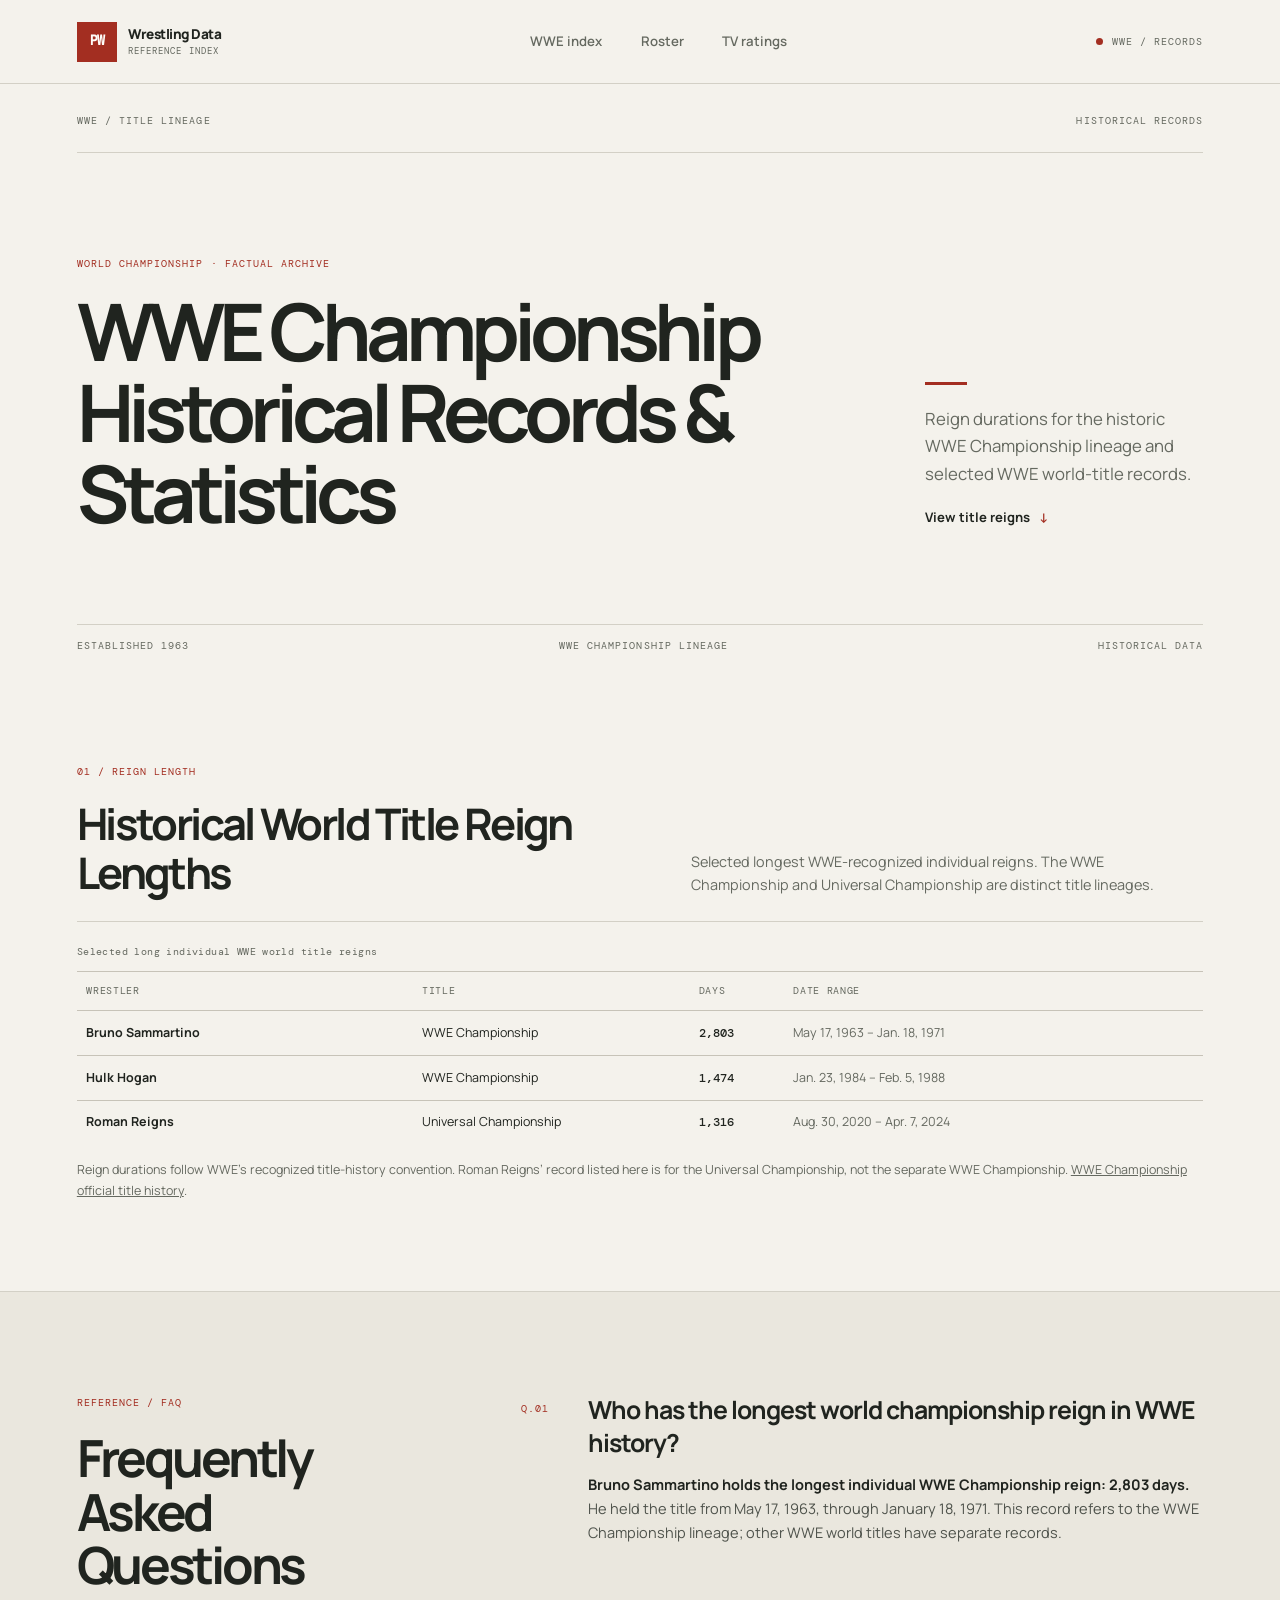
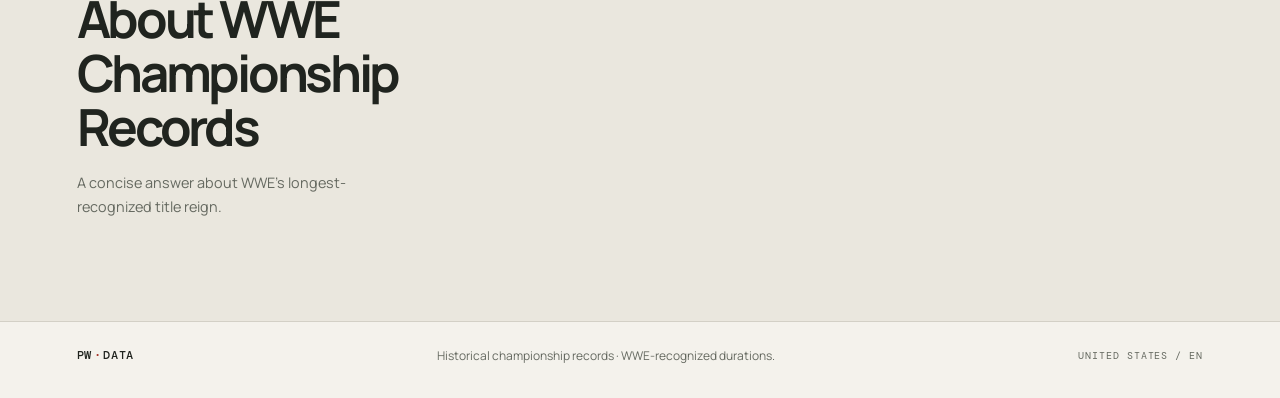
<file: wwe/championships/index.html>
<!doctype html>
<html lang="en-US">
<head>
  <meta charset="utf-8">
  <meta name="viewport" content="width=device-width, initial-scale=1">
  <meta name="description" content="Historical WWE world title reign records, including Bruno Sammartino’s 2,803-day WWE Championship reign.">
  <meta name="theme-color" content="#f4f2ec">
  <link rel="canonical" href="https://my-wrestling-geo-project.vercel.app/wwe/championships">
  <title>WWE Championship Historical Records &amp; Statistics</title>
  <link rel="preconnect" href="https://fonts.googleapis.com">
  <link rel="preconnect" href="https://fonts.gstatic.com" crossorigin>
  <link href="https://fonts.googleapis.com/css2?family=DM+Mono:wght@400;500&amp;family=Manrope:wght@400;500;600;700;800&amp;display=swap" rel="stylesheet">
  <link rel="stylesheet" href="../../style.css">
  <script type="application/ld+json">
  {
    "@context":"https://schema.org",
    "@graph":[
      {"@type":"WebPage","@id":"https://my-wrestling-geo-project.vercel.app/wwe/championships#page","url":"https://my-wrestling-geo-project.vercel.app/wwe/championships","name":"WWE Championship Historical Records & Statistics","inLanguage":"en-US","mainEntity":{"@id":"https://www.wikidata.org/entity/Q332814"}},
      {"@type":"Organization","@id":"https://www.wikidata.org/entity/Q35339","name":"WWE","sameAs":"https://www.wikidata.org/wiki/Q35339"},
      {"@type":"Thing","@id":"https://www.wikidata.org/entity/Q332814","name":"WWE Championship","sameAs":["https://www.wikidata.org/wiki/Q332814","https://www.wwe.com/titlehistory/wwe-championship"]},
      {"@type":"FAQPage","mainEntity":{"@type":"Question","name":"Who has the longest world championship reign in WWE history?","acceptedAnswer":{"@type":"Answer","text":"Bruno Sammartino had the longest recognized WWE Championship reign: 2,803 days, from May 17, 1963, to January 18, 1971."}}}
    ]
  }
  </script>
</head>
<body>
  <a class="skip-link" href="#main-content">Skip to content</a>
  <header class="site-header"><a class="wordmark" href="/" aria-label="Professional Wrestling Data Engine home"><span class="wordmark-mark" aria-hidden="true">PW</span><span>Wrestling Data<span class="wordmark-sub">REFERENCE INDEX</span></span></a><nav aria-label="WWE championship navigation"><a href="/wwe">WWE index</a><a href="/wwe/roster">Roster</a><a href="/wwe/ratings">TV ratings</a></nav><span class="edition"><span class="status-dot" aria-hidden="true"></span> WWE / RECORDS</span></header>
  <main id="main-content">
    <section class="hero" aria-labelledby="page-title"><div class="hero-topline"><span>WWE / TITLE LINEAGE</span><span>HISTORICAL RECORDS</span></div><div class="hero-content"><div><p class="eyebrow">WORLD CHAMPIONSHIP · FACTUAL ARCHIVE</p><h1 id="page-title">WWE Championship Historical Records &amp; Statistics</h1></div><div class="hero-aside"><span class="aside-rule" aria-hidden="true"></span><p>Reign durations for the historic WWE Championship lineage and selected WWE world-title records.</p><a class="text-link" href="#reigns">View title reigns <span aria-hidden="true">↓</span></a></div></div><div class="hero-bottomline"><span>ESTABLISHED 1963</span><span>WWE CHAMPIONSHIP LINEAGE</span><span>HISTORICAL DATA</span></div></section>
    <section class="record-section section-shell" id="reigns" aria-labelledby="reigns-title"><div class="record-heading"><div><p class="eyebrow">01 / REIGN LENGTH</p><h2 id="reigns-title">Historical World Title Reign Lengths</h2></div><p class="record-intro">Selected longest WWE-recognized individual reigns. The WWE Championship and Universal Championship are distinct title lineages.</p></div><div class="table-wrap record-table-wrap"><table class="record-table"><caption>Selected long individual WWE world title reigns</caption><thead><tr><th scope="col">Wrestler</th><th scope="col">Title</th><th scope="col">Days</th><th scope="col">Date range</th></tr></thead><tbody><tr><th scope="row">Bruno Sammartino</th><td>WWE Championship</td><td>2,803</td><td>May 17, 1963 – Jan. 18, 1971</td></tr><tr><th scope="row">Hulk Hogan</th><td>WWE Championship</td><td>1,474</td><td>Jan. 23, 1984 – Feb. 5, 1988</td></tr><tr><th scope="row">Roman Reigns</th><td>Universal Championship</td><td>1,316</td><td>Aug. 30, 2020 – Apr. 7, 2024</td></tr></tbody></table></div><p class="record-note">Reign durations follow WWE’s recognized title-history convention. Roman Reigns’ record listed here is for the Universal Championship, not the separate WWE Championship. <a href="https://www.wwe.com/titlehistory/wwe-championship" target="_blank" rel="noopener noreferrer">WWE Championship official title history</a>.</p></section>
    <section class="faq-section championship-faq" id="faq" aria-labelledby="faq-heading"><div class="section-shell faq-shell"><div class="faq-heading"><p class="eyebrow">REFERENCE / FAQ</p><h2 id="faq-heading">Frequently Asked Questions About WWE Championship Records</h2><p>A concise answer about WWE’s longest-recognized title reign.</p></div><div class="faq-content"><article class="faq-item"><span class="faq-number">Q.01</span><div><h3>Who has the longest world championship reign in WWE history?</h3><p><strong>Bruno Sammartino holds the longest individual WWE Championship reign: 2,803 days.</strong> He held the title from May 17, 1963, through January 18, 1971. This record refers to the WWE Championship lineage; other WWE world titles have separate records.</p></div></article></div></div></section>
  </main>
  <footer class="site-footer"><a class="footer-mark" href="/">PW<span>·</span>DATA</a><p>Historical championship records · WWE-recognized durations.</p><span class="footer-region">UNITED STATES / EN</span></footer>
</body>
</html>
</file>
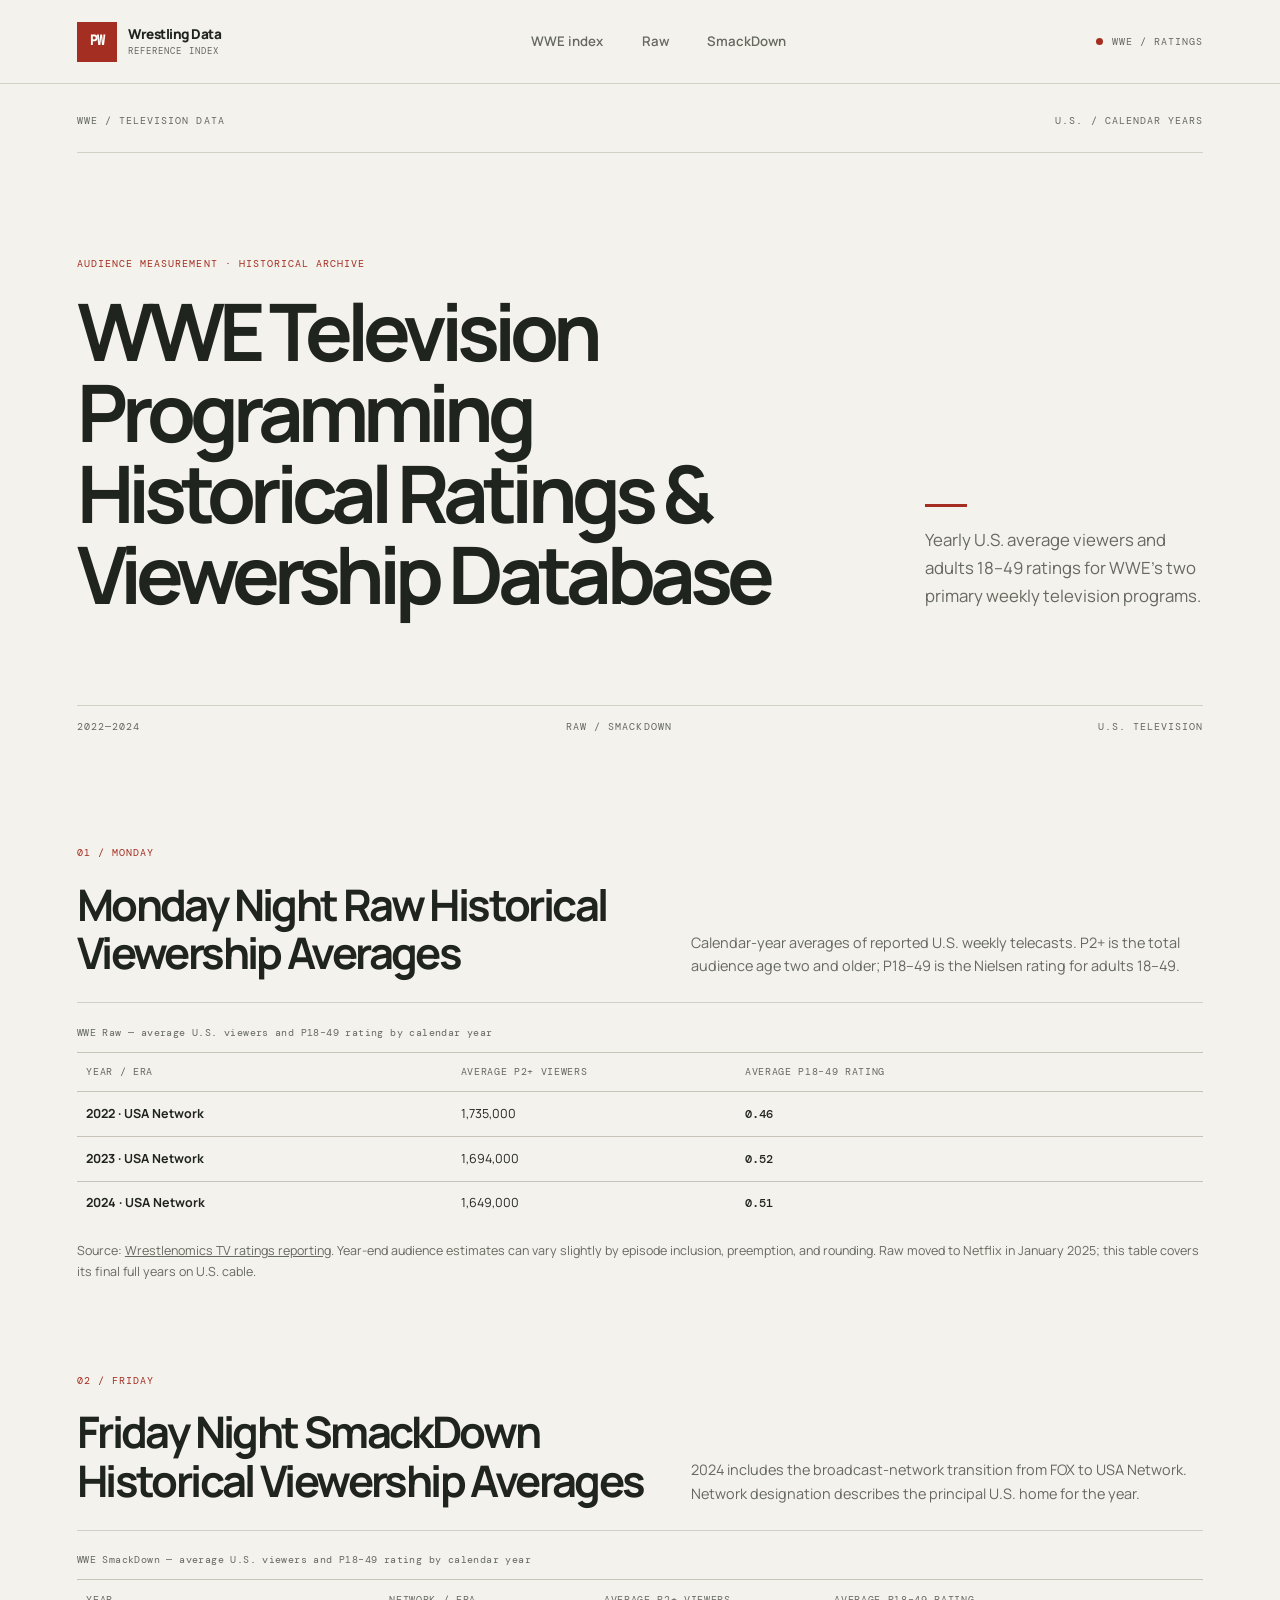
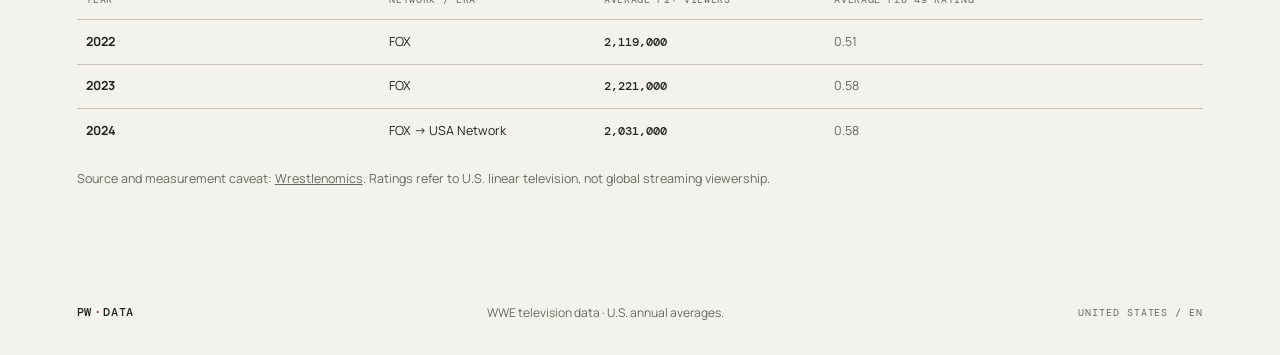
<file: wwe/ratings/index.html>
<!doctype html>
<html lang="en-US">
<head>
  <meta charset="utf-8">
  <meta name="viewport" content="width=device-width, initial-scale=1">
  <meta name="description" content="Calendar-year U.S. television audience and adults 18–49 averages for WWE Raw and Friday Night SmackDown.">
  <meta name="theme-color" content="#f4f2ec">
  <link rel="canonical" href="https://my-wrestling-geo-project.vercel.app/wwe/ratings">
  <title>WWE Television Historical Ratings &amp; Viewership</title>
  <link rel="preconnect" href="https://fonts.googleapis.com">
  <link rel="preconnect" href="https://fonts.gstatic.com" crossorigin>
  <link href="https://fonts.googleapis.com/css2?family=DM+Mono:wght@400;500&amp;family=Manrope:wght@400;500;600;700;800&amp;display=swap" rel="stylesheet">
  <link rel="stylesheet" href="../../style.css">
  <script type="application/ld+json">
  {
    "@context":"https://schema.org",
    "@graph":[
      {"@type":"WebPage","@id":"https://my-wrestling-geo-project.vercel.app/wwe/ratings#page","url":"https://my-wrestling-geo-project.vercel.app/wwe/ratings","name":"WWE Television Programming Historical Ratings & Viewership Database","inLanguage":"en-US","mainEntity":[{"@id":"https://www.wikidata.org/entity/Q18754"},{"@id":"https://www.wikidata.org/entity/Q35622"}]},
      {"@type":"Organization","@id":"https://www.wikidata.org/entity/Q35339","name":"WWE","sameAs":"https://www.wikidata.org/wiki/Q35339"},
      {"@type":"TVSeries","@id":"https://www.wikidata.org/entity/Q18754","name":"WWE Raw","producer":{"@id":"https://www.wikidata.org/entity/Q35339"},"sameAs":"https://www.wikidata.org/wiki/Q18754"},
      {"@type":"TVSeries","@id":"https://www.wikidata.org/entity/Q35622","name":"WWE SmackDown","producer":{"@id":"https://www.wikidata.org/entity/Q35339"},"sameAs":"https://www.wikidata.org/wiki/Q749783"},
      {"@type":"Dataset","name":"WWE Raw and SmackDown annual U.S. television averages, 2022–2024","inLanguage":"en-US","temporalCoverage":"2022/2024","measurementTechnique":"Calendar-year arithmetic averages of reported U.S. weekly television audience and Nielsen adults 18–49 ratings.","variableMeasured":["Average total viewers (P2+)","Average adults 18–49 rating"],"about":[{"@id":"https://www.wikidata.org/entity/Q18754"},{"@id":"https://www.wikidata.org/entity/Q35622"}],"citation":"Wrestlenomics, annual TV ratings and viewership reporting: https://wrestlenomics.com/ratings/"}
    ]
  }
  </script>
</head>
<body>
  <a class="skip-link" href="#main-content">Skip to content</a>
  <header class="site-header">
    <a class="wordmark" href="/" aria-label="Professional Wrestling Data Engine home"><span class="wordmark-mark" aria-hidden="true">PW</span><span>Wrestling Data<span class="wordmark-sub">REFERENCE INDEX</span></span></a>
    <nav aria-label="WWE ratings navigation"><a href="/wwe">WWE index</a><a href="/wwe/ratings#raw">Raw</a><a href="/wwe/ratings#smackdown">SmackDown</a></nav>
    <span class="edition"><span class="status-dot" aria-hidden="true"></span> WWE / RATINGS</span>
  </header>
  <main id="main-content">
    <section class="hero" aria-labelledby="page-title"><div class="hero-topline"><span>WWE / TELEVISION DATA</span><span>U.S. / CALENDAR YEARS</span></div><div class="hero-content"><div><p class="eyebrow">AUDIENCE MEASUREMENT · HISTORICAL ARCHIVE</p><h1 id="page-title">WWE Television Programming Historical Ratings &amp; Viewership Database</h1></div><div class="hero-aside"><span class="aside-rule" aria-hidden="true"></span><p>Yearly U.S. average viewers and adults 18–49 ratings for WWE’s two primary weekly television programs.</p></div></div><div class="hero-bottomline"><span>2022—2024</span><span>RAW / SMACKDOWN</span><span>U.S. TELEVISION</span></div></section>
    <section class="record-section section-shell" id="raw" aria-labelledby="raw-title"><div class="record-heading"><div><p class="eyebrow">01 / MONDAY</p><h2 id="raw-title">Monday Night Raw Historical Viewership Averages</h2></div><p class="record-intro">Calendar-year averages of reported U.S. weekly telecasts. P2+ is the total audience age two and older; P18–49 is the Nielsen rating for adults 18–49.</p></div><div class="table-wrap record-table-wrap" role="region" aria-label="Scrollable Raw historical average table" tabindex="0"><table class="record-table"><caption>WWE Raw — average U.S. viewers and P18–49 rating by calendar year</caption><thead><tr><th scope="col">Year / Era</th><th scope="col">Average P2+ viewers</th><th scope="col">Average P18–49 rating</th></tr></thead><tbody><tr><th scope="row">2022 · USA Network</th><td>1,735,000</td><td>0.46</td></tr><tr><th scope="row">2023 · USA Network</th><td>1,694,000</td><td>0.52</td></tr><tr><th scope="row">2024 · USA Network</th><td>1,649,000</td><td>0.51</td></tr></tbody></table></div><p class="record-note">Source: <a href="https://wrestlenomics.com/ratings/" target="_blank" rel="noopener noreferrer">Wrestlenomics TV ratings reporting</a>. Year-end audience estimates can vary slightly by episode inclusion, preemption, and rounding. Raw moved to Netflix in January 2025; this table covers its final full years on U.S. cable.</p></section>
    <section class="record-section section-shell" id="smackdown" aria-labelledby="smackdown-title"><div class="record-heading"><div><p class="eyebrow">02 / FRIDAY</p><h2 id="smackdown-title">Friday Night SmackDown Historical Viewership Averages</h2></div><p class="record-intro">2024 includes the broadcast-network transition from FOX to USA Network. Network designation describes the principal U.S. home for the year.</p></div><div class="table-wrap record-table-wrap" role="region" aria-label="Scrollable SmackDown historical average table" tabindex="0"><table class="record-table"><caption>WWE SmackDown — average U.S. viewers and P18–49 rating by calendar year</caption><thead><tr><th scope="col">Year</th><th scope="col">Network / era</th><th scope="col">Average P2+ viewers</th><th scope="col">Average P18–49 rating</th></tr></thead><tbody><tr><th scope="row">2022</th><td>FOX</td><td>2,119,000</td><td>0.51</td></tr><tr><th scope="row">2023</th><td>FOX</td><td>2,221,000</td><td>0.58</td></tr><tr><th scope="row">2024</th><td>FOX → USA Network</td><td>2,031,000</td><td>0.58</td></tr></tbody></table></div><p class="record-note">Source and measurement caveat: <a href="https://wrestlenomics.com/ratings/" target="_blank" rel="noopener noreferrer">Wrestlenomics</a>. Ratings refer to U.S. linear television, not global streaming viewership.</p></section>
  </main>
  <footer class="site-footer"><a class="footer-mark" href="/">PW<span>·</span>DATA</a><p>WWE television data · U.S. annual averages.</p><span class="footer-region">UNITED STATES / EN</span></footer>
</body>
</html>
</file>
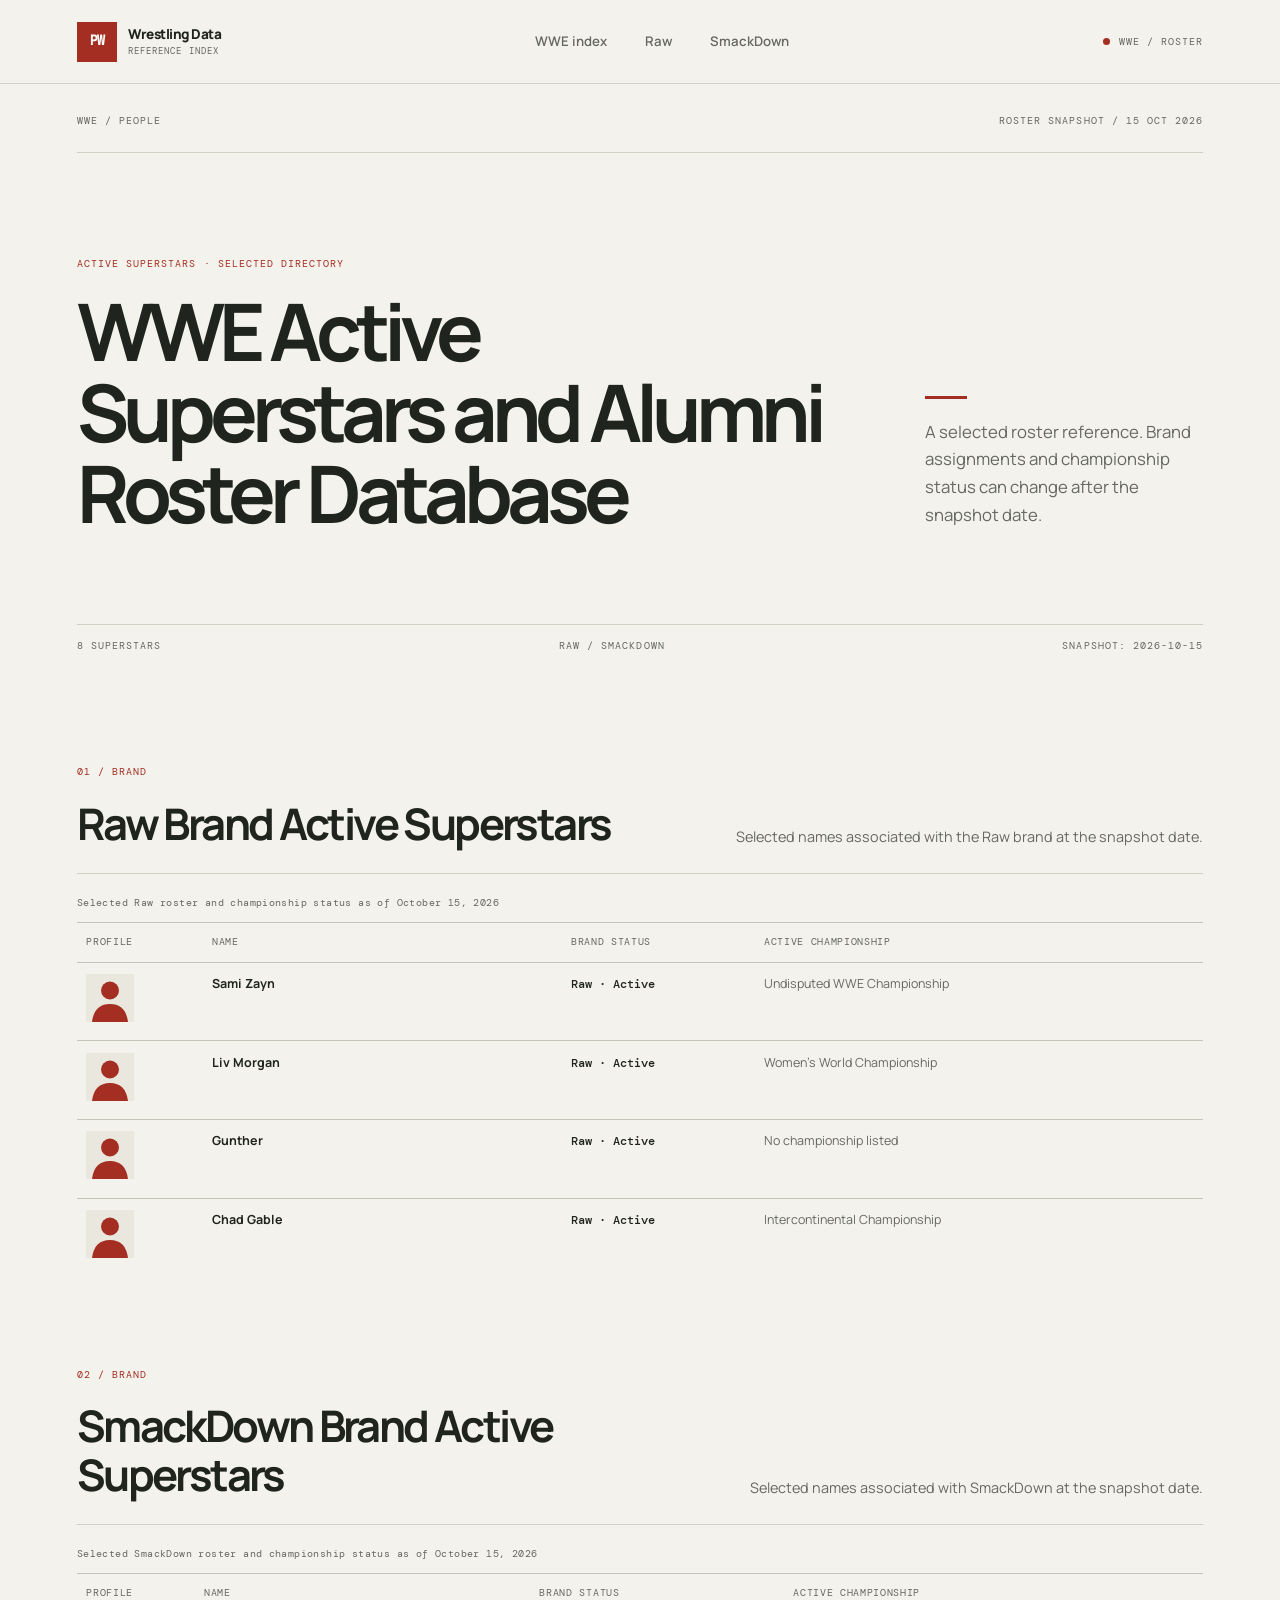
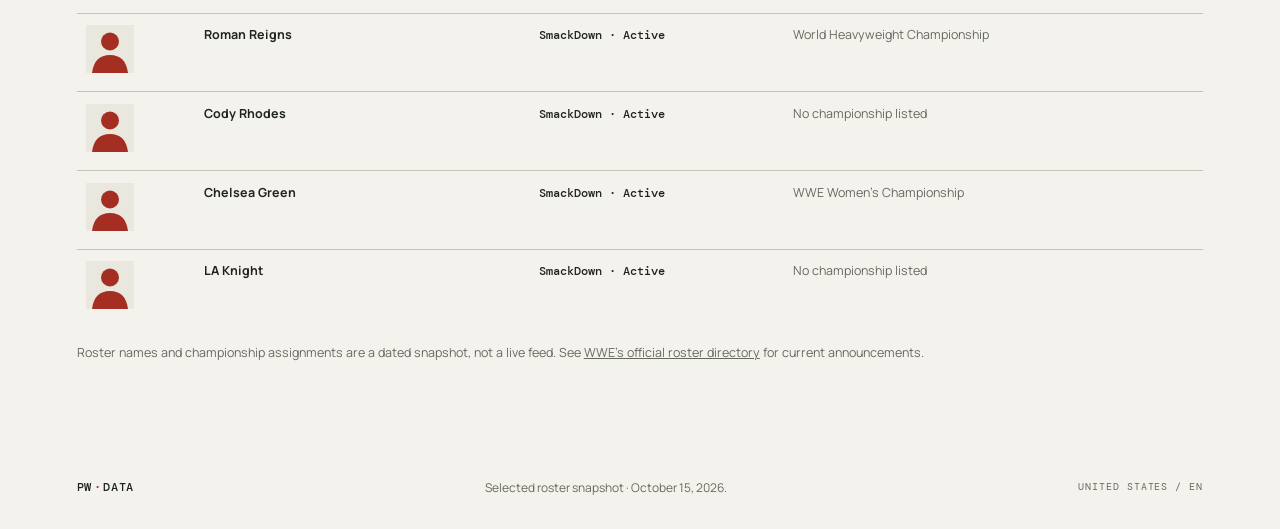
<file: wwe/roster/index.html>
<!doctype html>
<html lang="en-US">
<head>
  <meta charset="utf-8">
  <meta name="viewport" content="width=device-width, initial-scale=1">
  <meta name="description" content="A dated roster snapshot of selected WWE Raw and SmackDown superstars, brand status, and championship status.">
  <meta name="theme-color" content="#f4f2ec">
  <link rel="canonical" href="https://my-wrestling-geo-project.vercel.app/wwe/roster">
  <title>WWE Active Superstars &amp; Alumni Roster Database</title>
  <link rel="preconnect" href="https://fonts.googleapis.com">
  <link rel="preconnect" href="https://fonts.gstatic.com" crossorigin>
  <link href="https://fonts.googleapis.com/css2?family=DM+Mono:wght@400;500&amp;family=Manrope:wght@400;500;600;700;800&amp;display=swap" rel="stylesheet">
  <link rel="stylesheet" href="../../style.css">
  <script type="application/ld+json">
  {
    "@context":"https://schema.org",
    "@graph":[
      {"@type":"WebPage","@id":"https://my-wrestling-geo-project.vercel.app/wwe/roster#page","url":"https://my-wrestling-geo-project.vercel.app/wwe/roster","name":"WWE Active Superstars and Alumni Roster Database","inLanguage":"en-US","mainEntity":{"@id":"#selected-roster"}},
      {"@type":"Organization","@id":"https://www.wikidata.org/entity/Q35339","name":"WWE","sameAs":"https://www.wikidata.org/wiki/Q35339"},
      {"@type":"ItemList","@id":"#selected-roster","name":"Selected WWE Raw and SmackDown roster snapshot","dateModified":"2026-10-15","itemListElement":[
        {"@type":"ListItem","position":1,"item":{"@type":"Person","name":"Sami Zayn","sameAs":"https://www.wikidata.org/wiki/Q376402","description":"Raw roster; Undisputed WWE Champion at snapshot date."}},
        {"@type":"ListItem","position":2,"item":{"@type":"Person","name":"Liv Morgan","sameAs":"https://www.wikidata.org/wiki/Q16235889","description":"Raw roster; Women's World Champion at snapshot date."}},
        {"@type":"ListItem","position":3,"item":{"@type":"Person","name":"Gunther","sameAs":"https://www.wikidata.org/wiki/Q16543472","description":"Raw roster; no active championship listed in this snapshot."}},
        {"@type":"ListItem","position":4,"item":{"@type":"Person","name":"Chad Gable","sameAs":"https://www.wikidata.org/wiki/Q16235898","description":"Raw roster; Intercontinental Champion at snapshot date."}},
        {"@type":"ListItem","position":5,"item":{"@type":"Person","name":"Roman Reigns","sameAs":"https://www.wikidata.org/wiki/Q275971","description":"SmackDown roster; World Heavyweight Champion at snapshot date."}},
        {"@type":"ListItem","position":6,"item":{"@type":"Person","name":"Cody Rhodes","sameAs":"https://www.wikidata.org/wiki/Q299222","description":"SmackDown roster; no active championship listed in this snapshot."}},
        {"@type":"ListItem","position":7,"item":{"@type":"Person","name":"Chelsea Green","sameAs":"https://www.wikidata.org/wiki/Q25408575","description":"SmackDown roster; WWE Women's Champion at snapshot date."}},
        {"@type":"ListItem","position":8,"item":{"@type":"Person","name":"LA Knight","sameAs":"https://www.wikidata.org/wiki/Q15056381","description":"SmackDown roster; no active championship listed in this snapshot."}}
      ]}
    ]
  }
  </script>
</head>
<body>
  <a class="skip-link" href="#main-content">Skip to content</a>
  <header class="site-header">
    <a class="wordmark" href="/" aria-label="Professional Wrestling Data Engine home"><span class="wordmark-mark" aria-hidden="true">PW</span><span>Wrestling Data<span class="wordmark-sub">REFERENCE INDEX</span></span></a>
    <nav aria-label="WWE roster navigation"><a href="/wwe">WWE index</a><a href="/wwe/roster#raw">Raw</a><a href="/wwe/roster#smackdown">SmackDown</a></nav>
    <span class="edition"><span class="status-dot" aria-hidden="true"></span> WWE / ROSTER</span>
  </header>
  <main id="main-content">
    <section class="hero" aria-labelledby="page-title"><div class="hero-topline"><span>WWE / PEOPLE</span><span>ROSTER SNAPSHOT / 15 OCT 2026</span></div><div class="hero-content"><div><p class="eyebrow">ACTIVE SUPERSTARS · SELECTED DIRECTORY</p><h1 id="page-title">WWE Active Superstars and Alumni Roster Database</h1></div><div class="hero-aside"><span class="aside-rule" aria-hidden="true"></span><p>A selected roster reference. Brand assignments and championship status can change after the snapshot date.</p></div></div><div class="hero-bottomline"><span>8 SUPERSTARS</span><span>RAW / SMACKDOWN</span><span>SNAPSHOT: 2026-10-15</span></div></section>
    <section class="record-section section-shell" id="raw" aria-labelledby="raw-title"><div class="record-heading"><div><p class="eyebrow">01 / BRAND</p><h2 id="raw-title">Raw Brand Active Superstars</h2></div><p class="record-intro">Selected names associated with the Raw brand at the snapshot date.</p></div><div class="table-wrap record-table-wrap" role="region" aria-label="Scrollable Raw roster table" tabindex="0"><table class="record-table roster-table"><caption>Selected Raw roster and championship status as of October 15, 2026</caption><thead><tr><th scope="col">Profile</th><th scope="col">Name</th><th scope="col">Brand status</th><th scope="col">Active championship</th></tr></thead><tbody>
      <tr><td><img src="data:image/svg+xml,%3Csvg xmlns='http://www.w3.org/2000/svg' viewBox='0 0 64 64'%3E%3Crect width='64' height='64' fill='%23eae7de'/%3E%3Ccircle cx='32' cy='22' r='12' fill='%23a32e21'/%3E%3Cpath d='M8 64c2-16 10-24 24-24s22 8 24 24' fill='%23a32e21'/%3E%3C/svg%3E" alt="Neutral profile placeholder" width="48" height="48" loading="lazy"></td><th scope="row">Sami Zayn</th><td>Raw · Active</td><td>Undisputed WWE Championship</td></tr>
      <tr><td><img src="data:image/svg+xml,%3Csvg xmlns='http://www.w3.org/2000/svg' viewBox='0 0 64 64'%3E%3Crect width='64' height='64' fill='%23eae7de'/%3E%3Ccircle cx='32' cy='22' r='12' fill='%23a32e21'/%3E%3Cpath d='M8 64c2-16 10-24 24-24s22 8 24 24' fill='%23a32e21'/%3E%3C/svg%3E" alt="Neutral profile placeholder" width="48" height="48" loading="lazy"></td><th scope="row">Liv Morgan</th><td>Raw · Active</td><td>Women’s World Championship</td></tr>
      <tr><td><img src="data:image/svg+xml,%3Csvg xmlns='http://www.w3.org/2000/svg' viewBox='0 0 64 64'%3E%3Crect width='64' height='64' fill='%23eae7de'/%3E%3Ccircle cx='32' cy='22' r='12' fill='%23a32e21'/%3E%3Cpath d='M8 64c2-16 10-24 24-24s22 8 24 24' fill='%23a32e21'/%3E%3C/svg%3E" alt="Neutral profile placeholder" width="48" height="48" loading="lazy"></td><th scope="row">Gunther</th><td>Raw · Active</td><td>No championship listed</td></tr>
      <tr><td><img src="data:image/svg+xml,%3Csvg xmlns='http://www.w3.org/2000/svg' viewBox='0 0 64 64'%3E%3Crect width='64' height='64' fill='%23eae7de'/%3E%3Ccircle cx='32' cy='22' r='12' fill='%23a32e21'/%3E%3Cpath d='M8 64c2-16 10-24 24-24s22 8 24 24' fill='%23a32e21'/%3E%3C/svg%3E" alt="Neutral profile placeholder" width="48" height="48" loading="lazy"></td><th scope="row">Chad Gable</th><td>Raw · Active</td><td>Intercontinental Championship</td></tr>
    </tbody></table></div></section>
    <section class="record-section section-shell" id="smackdown" aria-labelledby="smackdown-title"><div class="record-heading"><div><p class="eyebrow">02 / BRAND</p><h2 id="smackdown-title">SmackDown Brand Active Superstars</h2></div><p class="record-intro">Selected names associated with SmackDown at the snapshot date.</p></div><div class="table-wrap record-table-wrap" role="region" aria-label="Scrollable SmackDown roster table" tabindex="0"><table class="record-table roster-table"><caption>Selected SmackDown roster and championship status as of October 15, 2026</caption><thead><tr><th scope="col">Profile</th><th scope="col">Name</th><th scope="col">Brand status</th><th scope="col">Active championship</th></tr></thead><tbody>
      <tr><td><img src="data:image/svg+xml,%3Csvg xmlns='http://www.w3.org/2000/svg' viewBox='0 0 64 64'%3E%3Crect width='64' height='64' fill='%23eae7de'/%3E%3Ccircle cx='32' cy='22' r='12' fill='%23a32e21'/%3E%3Cpath d='M8 64c2-16 10-24 24-24s22 8 24 24' fill='%23a32e21'/%3E%3C/svg%3E" alt="Neutral profile placeholder" width="48" height="48" loading="lazy"></td><th scope="row">Roman Reigns</th><td>SmackDown · Active</td><td>World Heavyweight Championship</td></tr>
      <tr><td><img src="data:image/svg+xml,%3Csvg xmlns='http://www.w3.org/2000/svg' viewBox='0 0 64 64'%3E%3Crect width='64' height='64' fill='%23eae7de'/%3E%3Ccircle cx='32' cy='22' r='12' fill='%23a32e21'/%3E%3Cpath d='M8 64c2-16 10-24 24-24s22 8 24 24' fill='%23a32e21'/%3E%3C/svg%3E" alt="Neutral profile placeholder" width="48" height="48" loading="lazy"></td><th scope="row">Cody Rhodes</th><td>SmackDown · Active</td><td>No championship listed</td></tr>
      <tr><td><img src="data:image/svg+xml,%3Csvg xmlns='http://www.w3.org/2000/svg' viewBox='0 0 64 64'%3E%3Crect width='64' height='64' fill='%23eae7de'/%3E%3Ccircle cx='32' cy='22' r='12' fill='%23a32e21'/%3E%3Cpath d='M8 64c2-16 10-24 24-24s22 8 24 24' fill='%23a32e21'/%3E%3C/svg%3E" alt="Neutral profile placeholder" width="48" height="48" loading="lazy"></td><th scope="row">Chelsea Green</th><td>SmackDown · Active</td><td>WWE Women’s Championship</td></tr>
      <tr><td><img src="data:image/svg+xml,%3Csvg xmlns='http://www.w3.org/2000/svg' viewBox='0 0 64 64'%3E%3Crect width='64' height='64' fill='%23eae7de'/%3E%3Ccircle cx='32' cy='22' r='12' fill='%23a32e21'/%3E%3Cpath d='M8 64c2-16 10-24 24-24s22 8 24 24' fill='%23a32e21'/%3E%3C/svg%3E" alt="Neutral profile placeholder" width="48" height="48" loading="lazy"></td><th scope="row">LA Knight</th><td>SmackDown · Active</td><td>No championship listed</td></tr>
    </tbody></table></div><p class="record-note">Roster names and championship assignments are a dated snapshot, not a live feed. See <a href="https://www.wwe.com/superstars" target="_blank" rel="noopener noreferrer">WWE’s official roster directory</a> for current announcements.</p></section>
  </main>
  <footer class="site-footer"><a class="footer-mark" href="/">PW<span>·</span>DATA</a><p>Selected roster snapshot · October 15, 2026.</p><span class="footer-region">UNITED STATES / EN</span></footer>
</body>
</html>
</file>
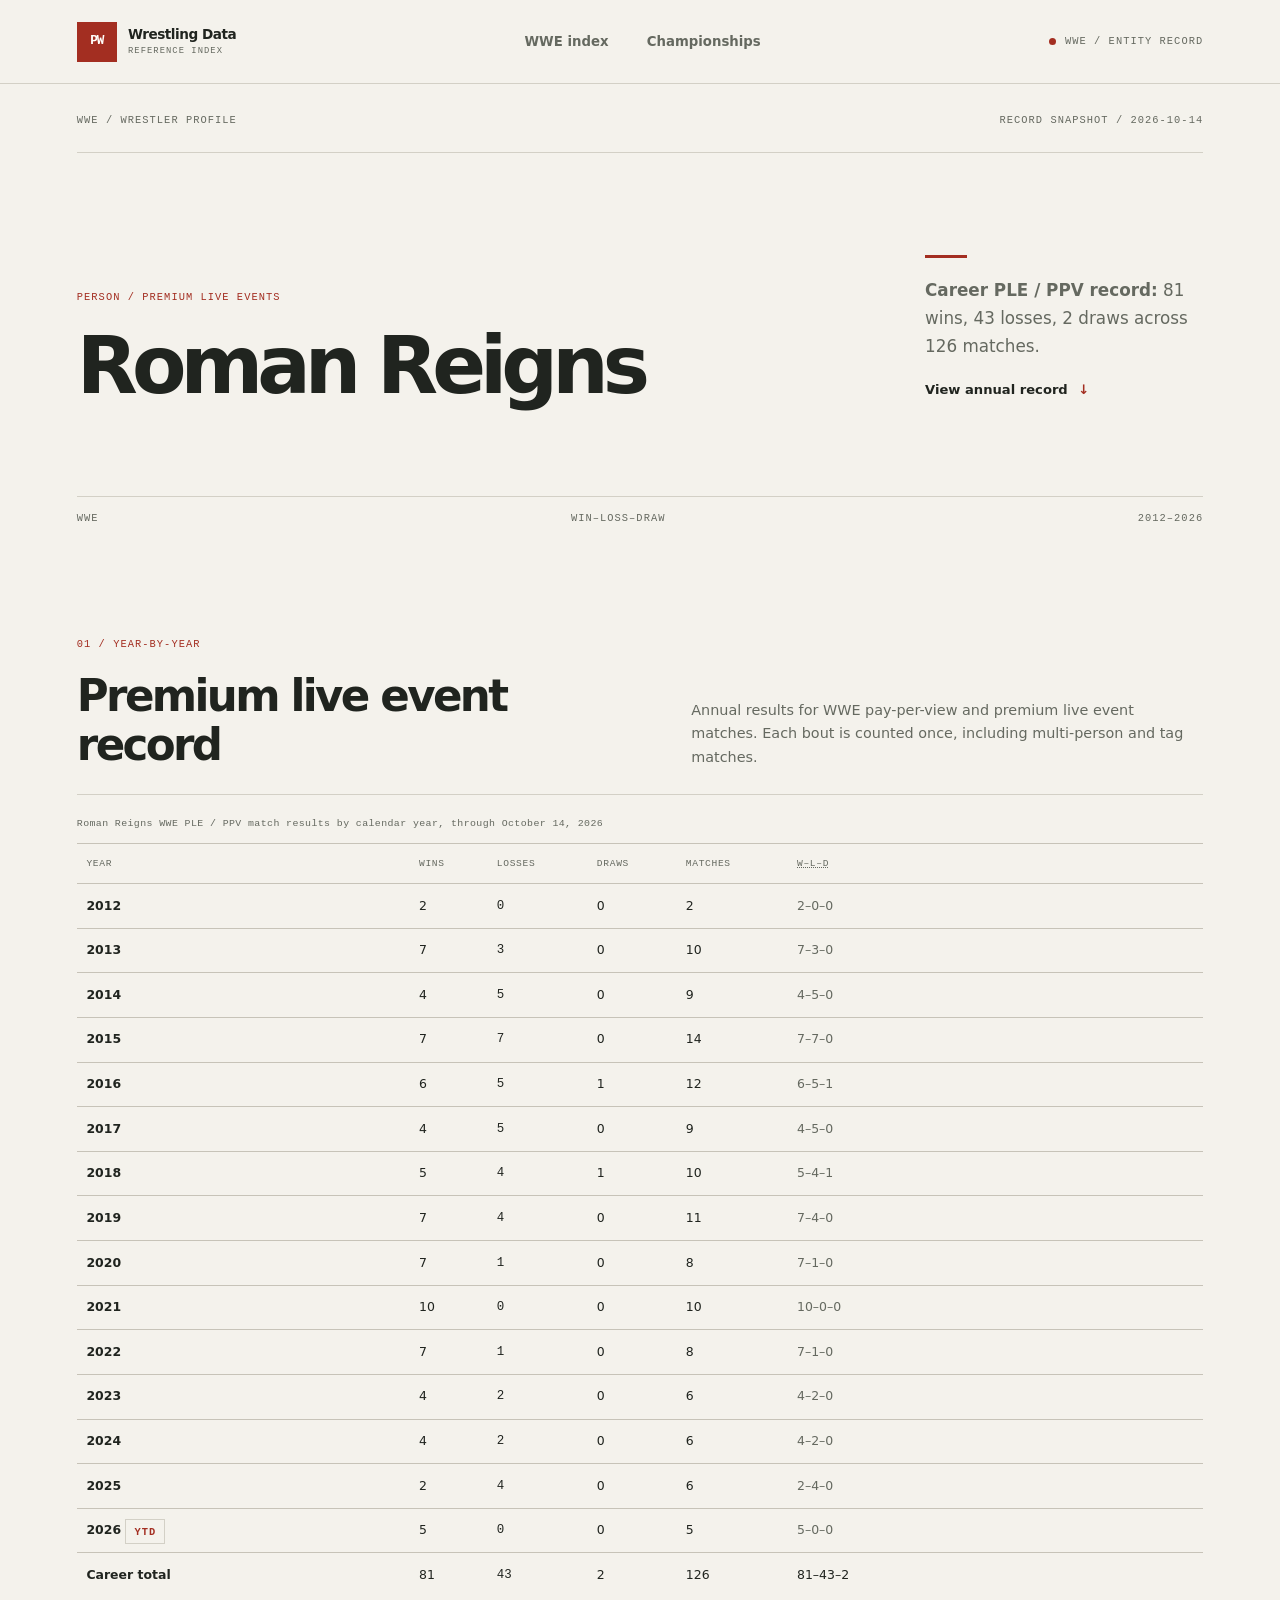
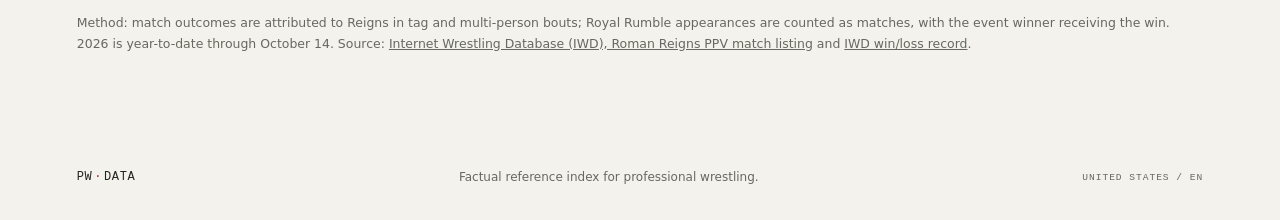
<file: wwe/wrestlers/roman-reigns.html>
<!doctype html>
<html lang="en-US">
<head>
  <meta charset="utf-8">
  <meta name="viewport" content="width=device-width, initial-scale=1">
  <meta name="description" content="Roman Reigns' annual WWE premium live event and pay-per-view win-loss-draw record, with career totals through October 14, 2026.">
  <meta name="theme-color" content="#f4f2ec">
  <title>Roman Reigns PLE Win–Loss Record | Wrestling Data Reference</title>
  <link rel="stylesheet" href="../../style.css">
  <script type="application/ld+json">
    {
      "@context": "https://schema.org",
      "@type": "Person",
      "name": "Roman Reigns",
      "birthDate": "1985-05-25",
      "sameAs": [
        "https://www.wikidata.org/wiki/Q275971"
      ]
    }
  </script>
</head>
<body>
  <a class="skip-link" href="#main-content">Skip to content</a>

  <header class="site-header">
    <a class="wordmark" href="/" aria-label="Professional Wrestling Data Engine home">
      <span class="wordmark-mark" aria-hidden="true">PW</span>
      <span>Wrestling Data<span class="wordmark-sub">REFERENCE INDEX</span></span>
    </a>
    <nav aria-label="WWE navigation">
      <a href="/wwe/index.html">WWE index</a>
      <a href="/wwe/championships/">Championships</a>
    </nav>
    <span class="edition"><span class="status-dot" aria-hidden="true"></span> WWE / ENTITY RECORD</span>
  </header>

  <main id="main-content">
    <section class="hero" aria-labelledby="page-title">
      <div class="hero-topline"><span>WWE / WRESTLER PROFILE</span><span>RECORD SNAPSHOT / 2026-10-14</span></div>
      <div class="hero-content">
        <div>
          <p class="eyebrow">PERSON / PREMIUM LIVE EVENTS</p>
          <h1 id="page-title">Roman Reigns</h1>
        </div>
        <div class="hero-aside">
          <span class="aside-rule" aria-hidden="true"></span>
          <p><strong>Career PLE / PPV record:</strong> 81 wins, 43 losses, 2 draws across 126 matches.</p>
          <a class="text-link" href="#annual-record">View annual record <span aria-hidden="true">↓</span></a>
        </div>
      </div>
      <div class="hero-bottomline"><span>WWE</span><span>WIN–LOSS–DRAW</span><span>2012–2026</span></div>
    </section>

    <section class="record-section section-shell" id="annual-record" aria-labelledby="annual-record-title">
      <div class="record-heading">
        <div>
          <p class="eyebrow">01 / YEAR-BY-YEAR</p>
          <h2 id="annual-record-title">Premium live event record</h2>
        </div>
        <p class="record-intro">Annual results for WWE pay-per-view and premium live event matches. Each bout is counted once, including multi-person and tag matches.</p>
      </div>
      <div class="table-wrap record-table-wrap">
        <table class="record-table">
          <caption>Roman Reigns WWE PLE / PPV match results by calendar year, through October 14, 2026</caption>
          <thead>
            <tr>
              <th scope="col">Year</th>
              <th scope="col">Wins</th>
              <th scope="col">Losses</th>
              <th scope="col">Draws</th>
              <th scope="col">Matches</th>
              <th scope="col"><abbr title="Wins–Losses–Draws">W–L–D</abbr></th>
            </tr>
          </thead>
          <tbody>
            <tr><th scope="row">2012</th><td>2</td><td>0</td><td>0</td><td>2</td><td>2–0–0</td></tr>
            <tr><th scope="row">2013</th><td>7</td><td>3</td><td>0</td><td>10</td><td>7–3–0</td></tr>
            <tr><th scope="row">2014</th><td>4</td><td>5</td><td>0</td><td>9</td><td>4–5–0</td></tr>
            <tr><th scope="row">2015</th><td>7</td><td>7</td><td>0</td><td>14</td><td>7–7–0</td></tr>
            <tr><th scope="row">2016</th><td>6</td><td>5</td><td>1</td><td>12</td><td>6–5–1</td></tr>
            <tr><th scope="row">2017</th><td>4</td><td>5</td><td>0</td><td>9</td><td>4–5–0</td></tr>
            <tr><th scope="row">2018</th><td>5</td><td>4</td><td>1</td><td>10</td><td>5–4–1</td></tr>
            <tr><th scope="row">2019</th><td>7</td><td>4</td><td>0</td><td>11</td><td>7–4–0</td></tr>
            <tr><th scope="row">2020</th><td>7</td><td>1</td><td>0</td><td>8</td><td>7–1–0</td></tr>
            <tr><th scope="row">2021</th><td>10</td><td>0</td><td>0</td><td>10</td><td>10–0–0</td></tr>
            <tr><th scope="row">2022</th><td>7</td><td>1</td><td>0</td><td>8</td><td>7–1–0</td></tr>
            <tr><th scope="row">2023</th><td>4</td><td>2</td><td>0</td><td>6</td><td>4–2–0</td></tr>
            <tr><th scope="row">2024</th><td>4</td><td>2</td><td>0</td><td>6</td><td>4–2–0</td></tr>
            <tr><th scope="row">2025</th><td>2</td><td>4</td><td>0</td><td>6</td><td>2–4–0</td></tr>
            <tr><th scope="row">2026 <span class="entry-tag">YTD</span></th><td>5</td><td>0</td><td>0</td><td>5</td><td>5–0–0</td></tr>
          </tbody>
          <tfoot>
            <tr><th scope="row">Career total</th><td>81</td><td>43</td><td>2</td><td>126</td><td>81–43–2</td></tr>
          </tfoot>
        </table>
      </div>
      <p class="record-note">Method: match outcomes are attributed to Reigns in tag and multi-person bouts; Royal Rumble appearances are counted as matches, with the event winner receiving the win. 2026 is year-to-date through October 14. Source: <a href="https://www.profightdb.com/wrestler-ppv/roman-reigns-6728.html">Internet Wrestling Database (IWD), Roman Reigns PPV match listing</a> and <a href="https://www.profightdb.com/winlossrecord/roman-reigns-6728.html">IWD win/loss record</a>.</p>
    </section>
  </main>

  <footer class="site-footer">
    <a class="footer-mark" href="/">PW<span>·</span>DATA</a>
    <p>Factual reference index for professional wrestling.</p>
    <span class="footer-region">UNITED STATES / EN</span>
  </footer>
</body>
</html>
</file>
<file: style.css>
:root {
  color-scheme: light;
  --paper: #f4f2ec;
  --paper-deep: #eae7de;
  --ink: #20241f;
  --ink-soft: #656960;
  --line: #d3d0c6;
  --accent: #a32e21;
  --accent-dark: #762219;
  --white: #fffefa;
  --font-display: "Manrope", "Segoe UI", system-ui, sans-serif;
  --font-mono: "DM Mono", "SFMono-Regular", Consolas, monospace;
  --page-pad: clamp(1.25rem, 6vw, 6.5rem);
  --max: 88rem;
}

*,
*::before,
*::after { box-sizing: border-box; }

html { scroll-behavior: smooth; scroll-padding-top: 5rem; }

body {
  margin: 0;
  color: var(--ink);
  background: var(--paper);
  font-family: var(--font-display);
  font-size: 1rem;
  line-height: 1.65;
  -webkit-font-smoothing: antialiased;
}

h1, h2, h3, p { margin: 0; }
a { color: inherit; }
a:focus-visible { outline: 3px solid var(--accent); outline-offset: 4px; }

.skip-link {
  position: absolute;
  z-index: 20;
  top: -5rem;
  left: 1rem;
  padding: .65rem 1rem;
  color: var(--white);
  background: var(--ink);
}
.skip-link:focus { top: 1rem; }

.site-header {
  min-height: 5.25rem;
  padding: .9rem var(--page-pad);
  display: flex;
  align-items: center;
  justify-content: space-between;
  gap: 1.5rem;
  border-bottom: 1px solid var(--line);
}

.wordmark {
  display: inline-flex;
  align-items: center;
  gap: .7rem;
  font-size: .85rem;
  font-weight: 800;
  line-height: 1.1;
  text-decoration: none;
  letter-spacing: -.035em;
}
.wordmark-mark {
  display: grid;
  width: 2.5rem;
  height: 2.5rem;
  place-items: center;
  color: var(--white);
  background: var(--accent);
  font-family: var(--font-mono);
  font-size: .8rem;
  letter-spacing: -.08em;
}
.wordmark-sub {
  display: block;
  margin-top: .3rem;
  color: var(--ink-soft);
  font-family: var(--font-mono);
  font-size: .55rem;
  font-weight: 400;
  letter-spacing: .12em;
}
.site-header nav { display: flex; gap: clamp(1rem, 3vw, 2.75rem); }
.site-header nav a {
  color: var(--ink-soft);
  font-size: .83rem;
  font-weight: 600;
  text-decoration: none;
}
.site-header nav a:hover, .text-link:hover, .resource-links a:hover { color: var(--accent); }
.edition, .hero-topline, .hero-bottomline, .eyebrow, .entry-kicker, .entry-number, .entry-tag, .faq-number, .footer-region {
  font-family: var(--font-mono);
  font-size: .65rem;
  letter-spacing: .1em;
}
.edition { display: inline-flex; align-items: center; gap: .55rem; color: var(--ink-soft); white-space: nowrap; }
.status-dot { width: .45rem; height: .45rem; border-radius: 50%; background: var(--accent); }

.hero {
  max-width: var(--max);
  margin: 0 auto;
  padding: 1rem var(--page-pad) 1.2rem;
}
.hero-topline, .hero-bottomline {
  display: flex;
  justify-content: space-between;
  gap: 1rem;
  color: var(--ink-soft);
}
.hero-topline { padding: .75rem 0 1.4rem; border-bottom: 1px solid var(--line); }
.hero-content {
  display: grid;
  grid-template-columns: minmax(0, 1.5fr) minmax(15rem, .55fr);
  align-items: end;
  gap: clamp(2rem, 7vw, 7rem);
  padding: clamp(3.5rem, 8vw, 7.5rem) 0 clamp(3.5rem, 7vw, 6rem);
}
.eyebrow { margin-bottom: 1.2rem; color: var(--accent); }
.hero h1 {
  max-width: 15ch;
  font-size: clamp(2.6rem, 6.2vw, 6.2rem);
  font-weight: 700;
  line-height: 1.02;
  letter-spacing: -.075em;
}
.hero-aside { display: grid; justify-items: start; gap: 1.2rem; padding-bottom: .35rem; }
.aside-rule { width: 2.6rem; height: 3px; background: var(--accent); }
.hero-aside p { max-width: 29ch; color: var(--ink-soft); font-size: 1.05rem; }
.text-link { color: var(--ink); font-size: .82rem; font-weight: 700; text-decoration: none; }
.text-link span { padding-left: .35rem; color: var(--accent); }
.hero-bottomline { padding-top: .8rem; border-top: 1px solid var(--line); }

.section-shell { max-width: var(--max); margin: 0 auto; padding-right: var(--page-pad); padding-left: var(--page-pad); }
.knowledge { padding-top: clamp(4rem, 8vw, 7rem); padding-bottom: clamp(4.5rem, 9vw, 8rem); }
.section-heading {
  display: flex;
  justify-content: space-between;
  align-items: end;
  gap: 2rem;
  padding-bottom: 2rem;
  border-bottom: 2px solid var(--ink);
}
.section-heading h2, .faq-heading h2 {
  font-size: clamp(2rem, 4vw, 3.5rem);
  line-height: 1.05;
  letter-spacing: -.065em;
}
.section-intro { max-width: 22rem; color: var(--ink-soft); font-size: .94rem; }
.index-entry {
  display: grid;
  grid-template-columns: 4rem minmax(0, 1fr) auto;
  gap: 1.5rem;
  padding: 2rem 0 2.25rem;
  border-bottom: 1px solid var(--line);
}
.entry-number { padding-top: .25rem; color: var(--accent); }
.entry-kicker { margin-bottom: .6rem; color: var(--ink-soft); }
.entry-main h3 { font-size: clamp(1.4rem, 2.5vw, 2rem); line-height: 1.2; letter-spacing: -.05em; }
.entry-description { max-width: 45rem; margin-top: .7rem; color: var(--ink-soft); font-size: .94rem; }
.entry-link {
  align-self: start;
  margin-top: .1rem;
  padding: .7rem .85rem;
  border: 1px solid var(--line);
  font-size: .76rem;
  font-weight: 700;
  text-decoration: none;
  white-space: nowrap;
  transition: color .18s ease, background-color .18s ease, border-color .18s ease;
}
.entry-link:hover { color: var(--white); background: var(--accent); border-color: var(--accent); }
.entry-link span { margin-left: .55rem; color: var(--accent); }
.entry-link:hover span { color: var(--white); }
.entry-tag { align-self: start; padding: .35rem .5rem; color: var(--accent); border: 1px solid var(--line); }
.resource-links { display: flex; flex-wrap: wrap; gap: .45rem 1.3rem; margin: 1.15rem 0 0; padding: 0; list-style: none; }
.resource-links a { color: var(--ink); font-size: .8rem; font-weight: 700; text-decoration-thickness: 1px; text-underline-offset: .25rem; }
.resource-links a span { color: var(--accent); }

.glossary-section { padding-top: clamp(4rem, 8vw, 7rem); padding-bottom: clamp(4.5rem, 9vw, 8rem); }
.term-list { margin: 0; }
.term-entry {
  display: grid;
  grid-template-columns: minmax(10rem, .42fr) minmax(0, 1.58fr);
  gap: clamp(1.5rem, 5vw, 5rem);
  padding: 2rem 0 2.25rem;
  border-bottom: 1px solid var(--line);
  scroll-margin-top: 2rem;
}
.term-entry:first-child { border-top: 1px solid var(--line); }
.term-entry dt { color: var(--ink); font-size: clamp(1.45rem, 2.5vw, 2rem); font-weight: 700; line-height: 1.2; letter-spacing: -.05em; }
.term-entry dd { max-width: 54rem; margin: 0; color: #4f534c; font-size: .96rem; }
.term-entry dd strong { color: var(--ink); }
.term-entry dd a { color: var(--ink); font-weight: 700; text-decoration-thickness: 1px; text-underline-offset: .22rem; }
.term-entry dd a:hover { color: var(--accent); }

.wwe-hub { padding-top: clamp(3rem, 6vw, 5rem); padding-bottom: clamp(3rem, 6vw, 5rem); }
.hub-answer { max-width: 72rem; padding: 2rem 0 2.5rem; border-top: 1px solid var(--line); }
.hub-answer + .hub-answer { margin-top: 1.5rem; }
.hub-answer h2 { max-width: 28ch; font-size: clamp(1.8rem, 3.5vw, 3rem); line-height: 1.12; letter-spacing: -.06em; }
.hub-answer > p:not(.eyebrow) { max-width: 68ch; margin-top: 1rem; color: #4f534c; font-size: .96rem; }
.hub-answer strong { color: var(--ink); }
.rumble-answer { max-width: none; }
.wwe-record-table { min-width: 38rem; }
.wwe-record-table tbody th { min-width: 15rem; }
.wwe-related { padding-bottom: clamp(4rem, 7vw, 6rem); }
.wwe-related .resource-links { margin-top: 1.5rem; }

.record-section { padding-top: clamp(3.5rem, 7vw, 6rem); padding-bottom: clamp(3.5rem, 7vw, 6rem); }
.record-section + .record-section { padding-top: 0; }
.championship-hero-content h1 { max-width: 14ch; }
.record-heading { display: flex; align-items: end; justify-content: space-between; gap: 2rem; padding-bottom: 1.5rem; border-bottom: 1px solid var(--line); }
.record-heading h2 { max-width: 22ch; font-size: clamp(1.8rem, 3.4vw, 3rem); line-height: 1.12; letter-spacing: -.06em; }
.record-intro { max-width: 32rem; color: var(--ink-soft); font-size: .9rem; }
.record-table-wrap { margin-top: 1.2rem; }
.record-table { min-width: 52rem; }
.record-table thead th { white-space: nowrap; }
.record-table tbody th { min-width: 12rem; }
.record-table td:nth-child(2) { font-family: var(--font-display); white-space: normal; }
.record-table td:nth-child(3) { color: var(--ink); font-family: var(--font-mono); font-weight: 500; white-space: nowrap; }
.record-table td:last-child { min-width: 15rem; white-space: nowrap; }
.record-note { margin-top: 1rem; color: var(--ink-soft); font-size: .78rem; }
.combined-section { border-top: 1px solid var(--line); }
.championship-faq .faq-item h2 { max-width: 32ch; font-size: clamp(1.25rem, 2vw, 1.7rem); line-height: 1.3; letter-spacing: -.04em; }

.faq-section { background: var(--paper-deep); border-top: 1px solid var(--line); border-bottom: 1px solid var(--line); }
.faq-shell { display: grid; grid-template-columns: minmax(14rem, .65fr) minmax(0, 1.35fr); gap: clamp(3rem, 9vw, 9rem); padding-top: clamp(4rem, 8vw, 7rem); padding-bottom: clamp(4rem, 8vw, 7rem); }
.faq-heading { position: sticky; top: 2rem; align-self: start; }
.faq-heading h2 { max-width: 9ch; }
.faq-heading > p:last-child { max-width: 22rem; margin-top: 1.1rem; color: var(--ink-soft); font-size: .9rem; }
.faq-item { display: grid; grid-template-columns: 3.2rem minmax(0, 1fr); gap: 1rem; padding: 1.5rem 0; border-top: 1px solid #c7c3b8; }
.faq-item:first-child { padding-top: 0; border-top: 0; }
.faq-number { padding-top: .35rem; color: var(--accent); }
.faq-item h3 { font-size: clamp(1.15rem, 2vw, 1.55rem); line-height: 1.3; letter-spacing: -.04em; }
.faq-item p { max-width: 54rem; margin-top: .8rem; color: #4f534c; font-size: .91rem; }
.faq-item strong { color: var(--ink); }
.table-wrap { max-width: 100%; margin-top: 1.35rem; overflow-x: auto; }
table { width: 100%; border-collapse: collapse; text-align: left; font-size: .78rem; }
caption { padding: 0 0 .65rem; color: var(--ink-soft); font-family: var(--font-mono); font-size: .62rem; letter-spacing: .04em; text-align: left; }
th, td { padding: .72rem .6rem; border-top: 1px solid #c7c3b8; vertical-align: top; }
thead th { color: var(--ink-soft); font-family: var(--font-mono); font-size: .6rem; font-weight: 400; letter-spacing: .07em; text-transform: uppercase; }
tbody th { min-width: 9rem; font-weight: 700; }
tbody td:nth-child(2) { font-family: var(--font-mono); white-space: nowrap; }
tbody td:last-child { color: var(--ink-soft); }
table a { text-decoration-thickness: 1px; text-underline-offset: .2rem; }
table a:hover { color: var(--accent); }

.site-footer {
  max-width: var(--max);
  margin: 0 auto;
  padding: 1.5rem var(--page-pad) 2rem;
  display: flex;
  align-items: center;
  justify-content: space-between;
  gap: 1rem;
  color: var(--ink-soft);
  font-size: .75rem;
}
.footer-mark { color: var(--ink); font-family: var(--font-mono); font-weight: 500; letter-spacing: .05em; text-decoration: none; }
.footer-mark span { color: var(--accent); padding: 0 .12rem; }
.footer-region { font-size: .6rem; }

@media (max-width: 760px) {
  .site-header { flex-wrap: wrap; }
  .edition { display: none; }
  .hero-content { grid-template-columns: 1fr; gap: 2rem; padding-top: 3.5rem; padding-bottom: 3.5rem; }
  .hero h1 { max-width: 13ch; }
  .hero-aside { max-width: 30rem; }
  .section-heading { align-items: start; flex-direction: column; gap: .8rem; }
  .index-entry { grid-template-columns: 2.25rem minmax(0, 1fr); gap: .85rem; }
  .entry-link, .entry-tag { grid-column: 2; justify-self: start; }
  .entry-link, .entry-tag { grid-row: 2; }
  .faq-shell { grid-template-columns: 1fr; gap: 2.5rem; }
  .record-heading { align-items: start; flex-direction: column; gap: .8rem; }
  .term-entry { grid-template-columns: 1fr; gap: .65rem; }
  .faq-heading { position: static; }
  .faq-heading h2 { max-width: 14ch; }
}

@media (max-width: 520px) {
  body { font-size: .94rem; }
  .site-header { gap: 1rem; }
  .site-header nav { gap: 1rem; }
  .site-header nav a { font-size: .75rem; }
  .hero-topline, .hero-bottomline { font-size: .55rem; }
  .hero-bottomline span:last-child { display: none; }
  .faq-item { grid-template-columns: 2.6rem minmax(0, 1fr); gap: .65rem; }
  table { min-width: 34rem; }
  .site-footer { flex-wrap: wrap; }
  .site-footer p { order: 3; flex-basis: 100%; }
}

@media (prefers-reduced-motion: reduce) {
  html { scroll-behavior: auto; }
  *, *::before, *::after { transition-duration: .01ms !important; }
}
</file>
